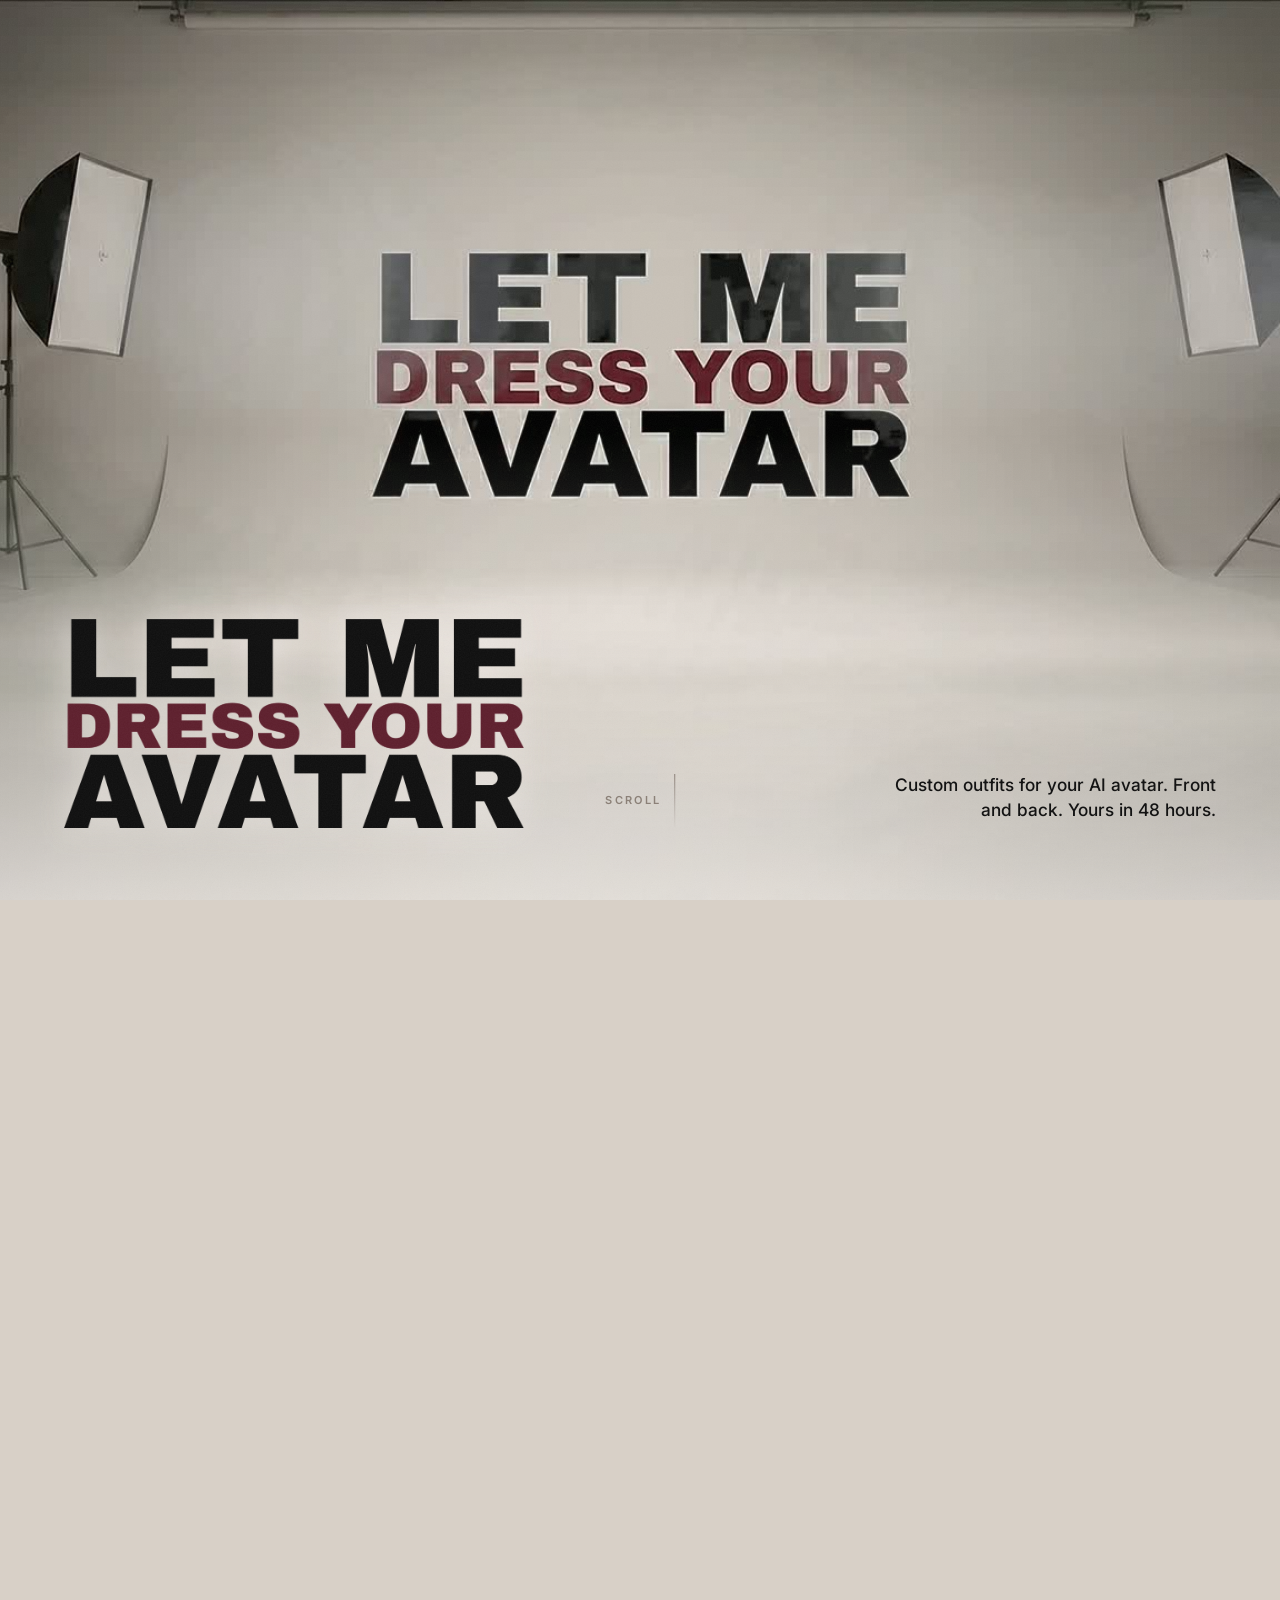
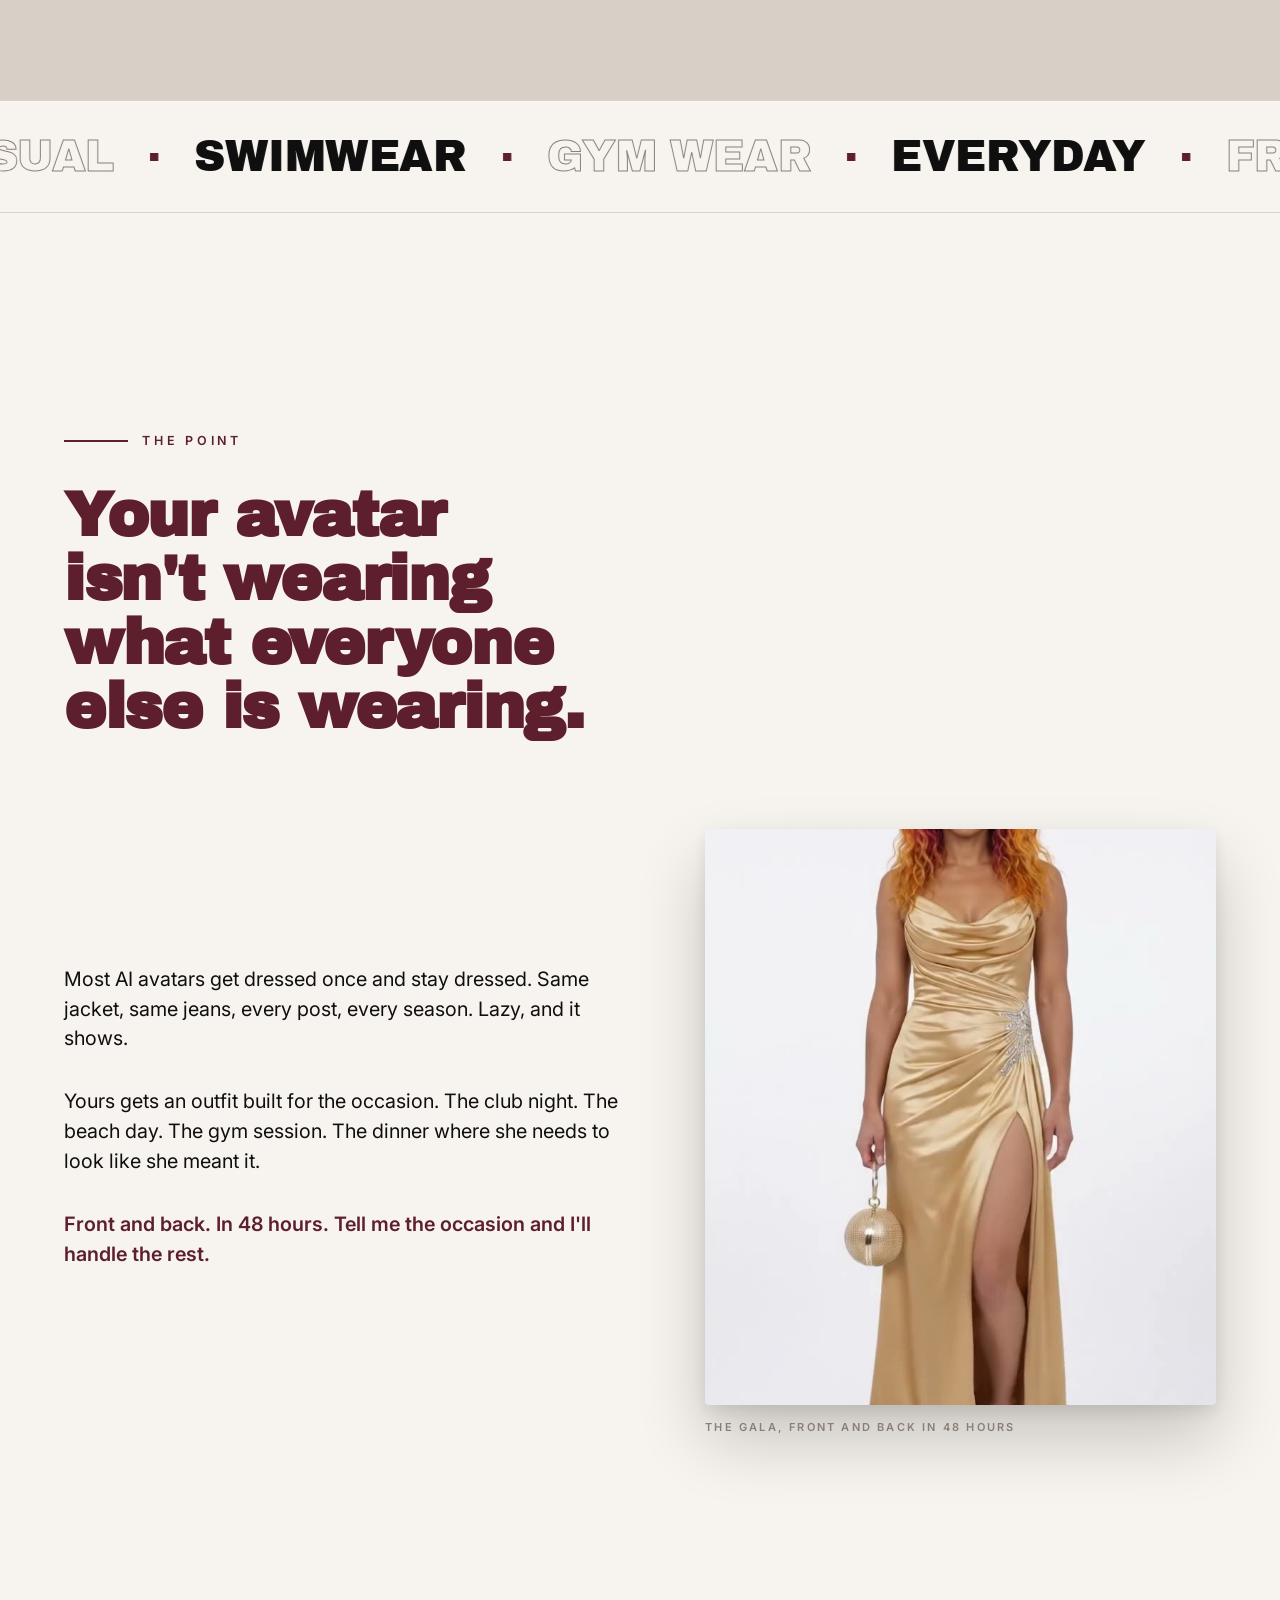
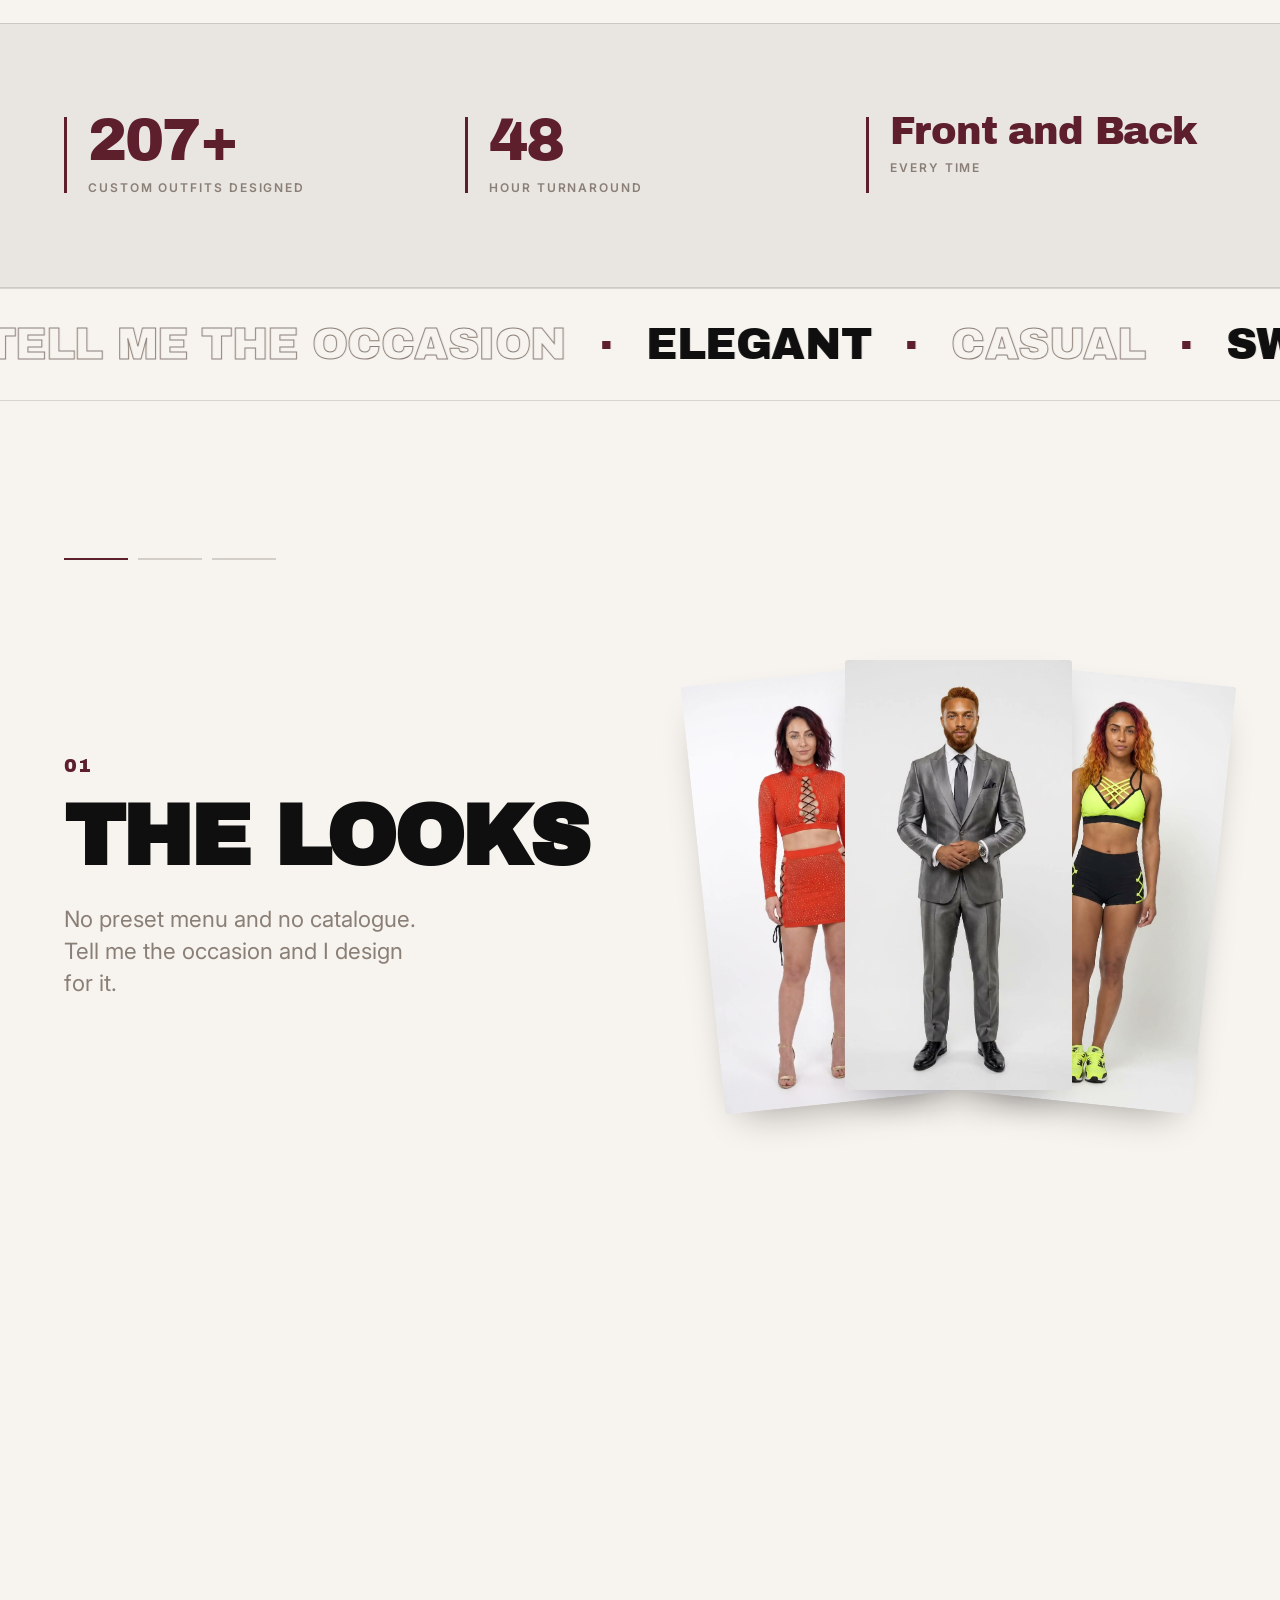
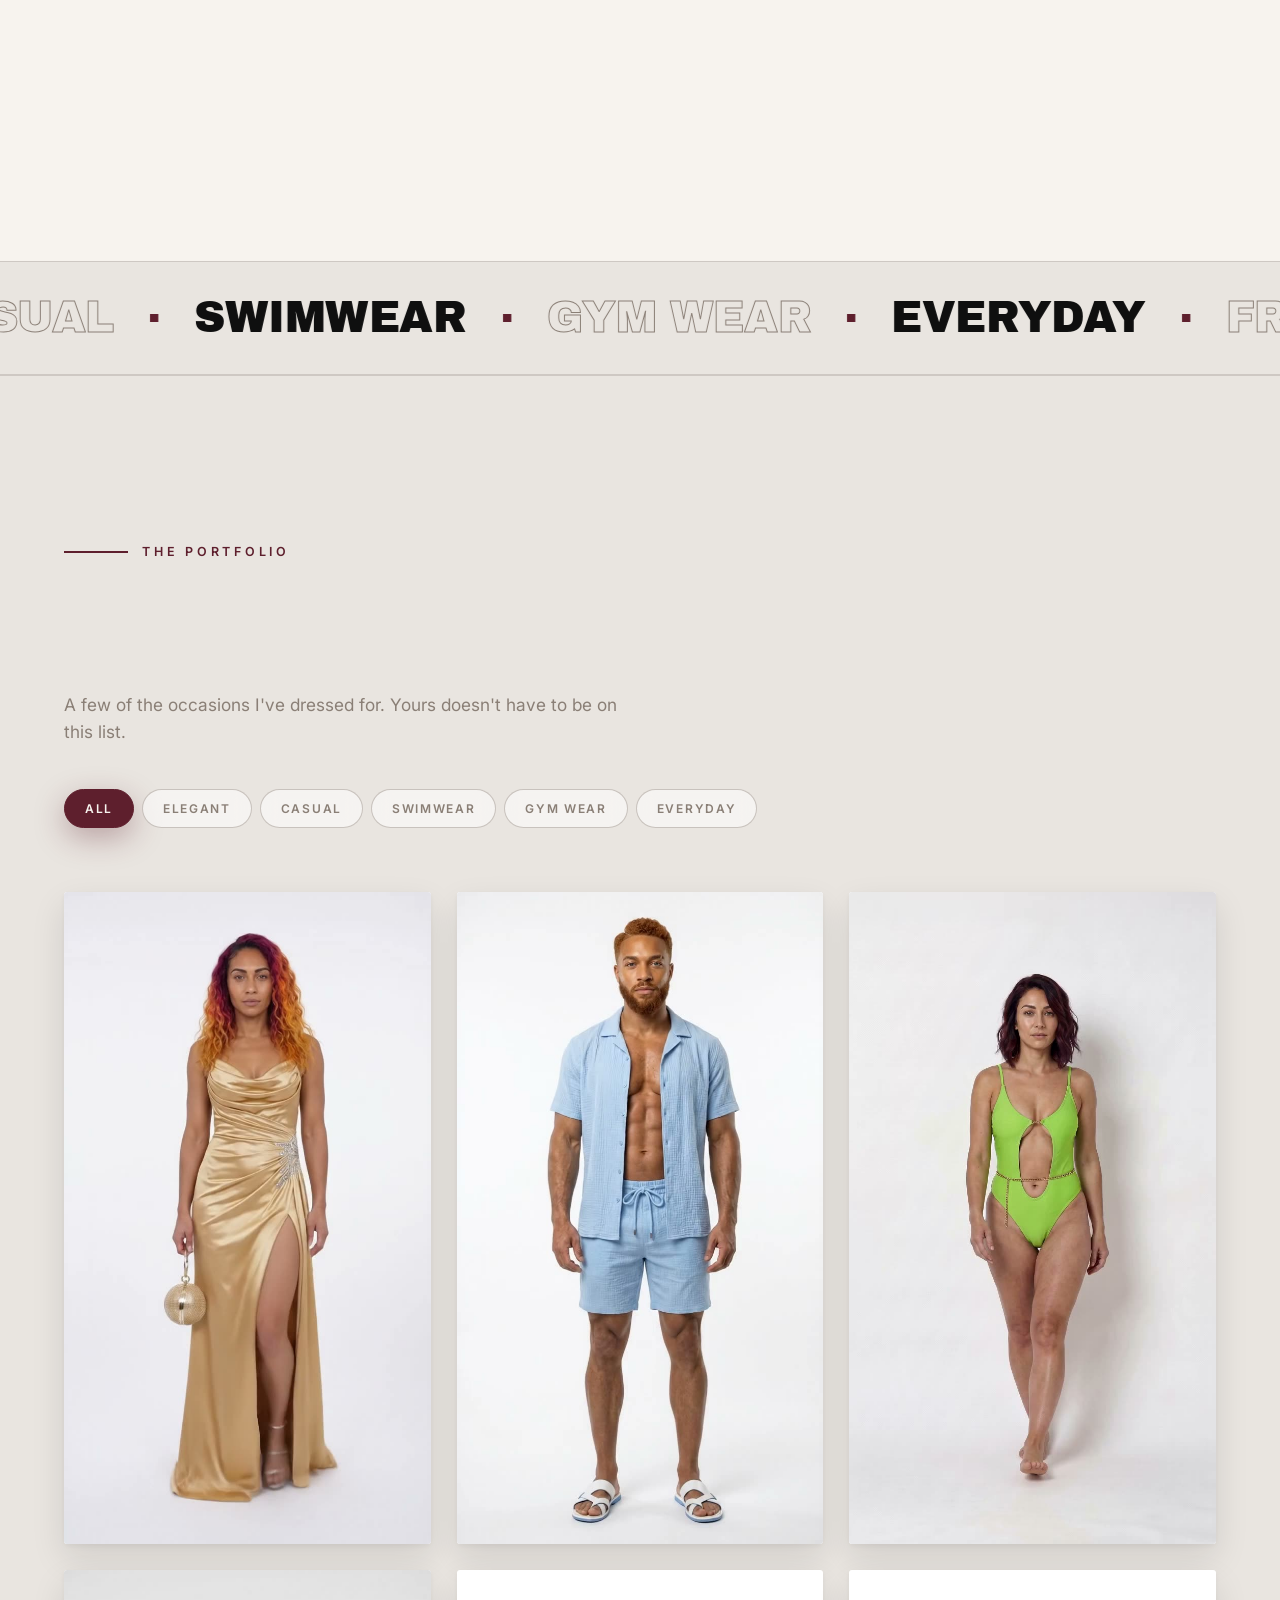
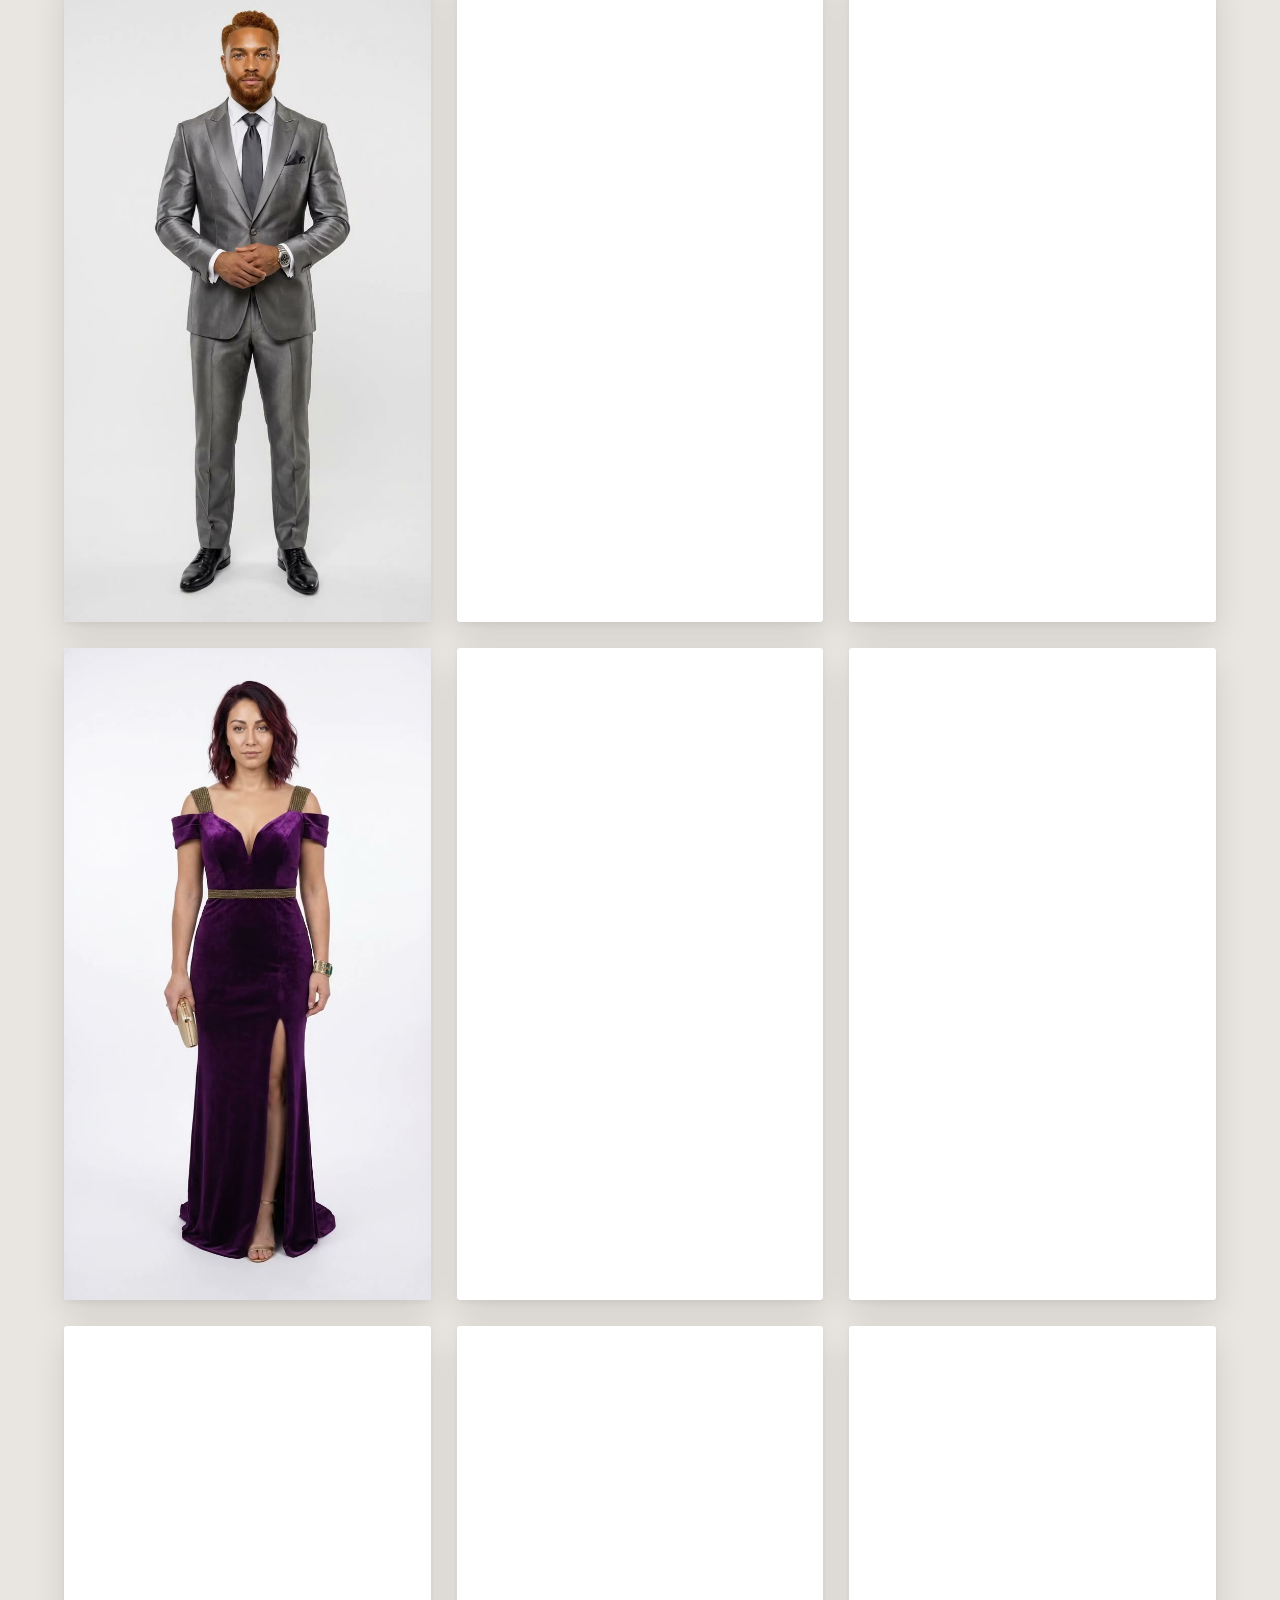
<file: let-me-dress-your-avatar/index.html>
<!DOCTYPE html>
<html lang="en">
<head>
<meta charset="utf-8">
<meta name="viewport" content="width=device-width, initial-scale=1">
<title>Let Me Dress Your Avatar | Custom AI Avatar Outfit Design</title>
<meta name="description" content="Custom outfits for your AI avatar. Front and back. Yours in 48 hours.">
<meta name="theme-color" content="#F7F3EE">

<link rel="icon" href="assets/favicon.svg" type="image/svg+xml">
<link rel="apple-touch-icon" href="assets/apple-touch-icon.png">
<link rel="mask-icon" href="assets/favicon.svg" color="#5E1F2D">

<meta property="og:title" content="Let Me Dress Your Avatar">
<meta property="og:description" content="Custom outfits for your AI avatar. Front and back. Yours in 48 hours.">
<meta property="og:image" content="https://bluedigitalcore.github.io/let-me-dress-your-avatar/posters/f1-golden-dress.jpg">
<meta property="og:url" content="https://bluedigitalcore.github.io/let-me-dress-your-avatar/">
<meta property="og:type" content="website">
<meta name="twitter:card" content="summary_large_image">
<link rel="canonical" href="https://bluedigitalcore.github.io/let-me-dress-your-avatar/">

<link rel="preconnect" href="https://fonts.googleapis.com">
<link rel="preconnect" href="https://fonts.gstatic.com" crossorigin>
<link href="https://fonts.googleapis.com/css2?family=Archivo+Black&family=Inter:wght@400;500;600&display=swap" rel="stylesheet">
<!-- Machine-readable facts for search and answer engines. Prices here must stay
     in step with the visible text in the pricing section. -->
<script type="application/ld+json">
{
  "@context": "https://schema.org",
  "@graph": [
    {
      "@type": "Organization",
      "@id": "https://bluedigitalcore.github.io/let-me-dress-your-avatar/#org",
      "name": "Let Me Dress Your Avatar",
      "url": "https://bluedigitalcore.github.io/let-me-dress-your-avatar/",
      "logo": "https://bluedigitalcore.github.io/let-me-dress-your-avatar/assets/logo.png",
      "description": "Custom outfit design for AI avatars.",
      "sameAs": ["https://instagram.com/letmedressyouravatar"]
    },
    {
      "@type": "Service",
      "@id": "https://bluedigitalcore.github.io/let-me-dress-your-avatar/#service",
      "name": "Custom AI avatar outfit design",
      "serviceType": "Custom AI avatar outfit design",
      "provider": { "@id": "https://bluedigitalcore.github.io/let-me-dress-your-avatar/#org" },
      "areaServed": "Worldwide",
      "description": "Custom outfits designed for your AI avatar. Send a face and body reference and the occasion you need, and get finished renders in 48 hours. Every look is delivered as a front view and a back view.",
      "offers": [
        {
          "@type": "Offer",
          "name": "Wardrobe Drop",
          "price": "37",
          "priceCurrency": "USD",
          "availability": "https://schema.org/InStock",
          "url": "https://buy.stripe.com/7sY4gzcL92307Wq5y5cbC00",
          "description": "5 custom looks, any occasion. Front and back view of every look. Delivered in 48 hours. One round of revisions within 5 days."
        },
        {
          "@type": "Offer",
          "name": "Monthly Wardrobe",
          "price": "67",
          "priceCurrency": "USD",
          "availability": "https://schema.org/InStock",
          "url": "https://buy.stripe.com/7sYaEX26vePMdgKbWtcbC01",
          "description": "8 custom looks a month, delivered as two drops of 4 or one drop of 8. Front and back view of every look. 48 hours per drop. One revision round per drop. Cancel anytime."
        }
      ]
    },
    {
      "@type": "FAQPage",
      "@id": "https://bluedigitalcore.github.io/let-me-dress-your-avatar/#faq",
      "mainEntity": [
        { "@type": "Question", "name": "What do you need from me?",
          "acceptedAnswer": { "@type": "Answer", "text": "Your avatar's face reference and body reference, and the occasion you are dressing for. After checkout you get a short form to send them in." } },
        { "@type": "Question", "name": "How long does it take?",
          "acceptedAnswer": { "@type": "Answer", "text": "48 hours. On the monthly plan that is 48 hours per drop." } },
        { "@type": "Question", "name": "Do I get the back of the outfit too?",
          "acceptedAnswer": { "@type": "Answer", "text": "Yes. Every look is delivered as a front view and a back view, every time." } },
        { "@type": "Question", "name": "What if a look is not right?",
          "acceptedAnswer": { "@type": "Answer", "text": "Wardrobe Drop includes one round of revisions within 5 days. Monthly Wardrobe includes one revision round per drop." } },
        { "@type": "Question", "name": "Do I pick from a catalogue?",
          "acceptedAnswer": { "@type": "Answer", "text": "No. There is no preset menu. Tell me the occasion and I design for it. The occasions shown on the site are work already delivered, not a list you have to choose from." } },
        { "@type": "Question", "name": "How is this different from the prompt packs?",
          "acceptedAnswer": { "@type": "Answer", "text": "The prompt packs are prompts you run yourself in your own AI image tool, and everyone who buys a pack can create the same outfits from it. The wardrobe service is one to one. Your looks are designed for you, they are yours alone, and they will never appear in any prompt pack." } },
        { "@type": "Question", "name": "Can I use the outfits commercially?",
          "acceptedAnswer": { "@type": "Answer", "text": "Yes. The looks designed for you are yours to use commercially." } },
        { "@type": "Question", "name": "How many looks do I get?",
          "acceptedAnswer": { "@type": "Answer", "text": "Wardrobe Drop is 5 custom looks. Monthly Wardrobe is 8 looks a month, delivered as two drops of 4 or one drop of 8." } },
        { "@type": "Question", "name": "Can I cancel the monthly plan?",
          "acceptedAnswer": { "@type": "Answer", "text": "Yes, anytime. It runs to the end of the billing cycle you have already paid for." } }
      ]
    }
  ]
}
</script>

<link rel="stylesheet" href="styles.css?v=25">
<link rel="preload" as="image" href="frames/hero/f_0001.jpg">
</head>
<body>

<!-- film grain -->
<div class="grain" aria-hidden="true"></div>

<!-- ============ HERO : scroll-scrubbed frame sequence ============ -->
<section class="hero" id="hero">
  <div class="hero__stage">
    <canvas class="hero__canvas" id="heroCanvas"></canvas>
    <div class="hero__veil" aria-hidden="true"></div>

    <h1 class="sr-only">Let Me Dress Your Avatar</h1>

    <div class="hero__overlay" id="heroOverlay">
      <img class="hero__logo" src="assets/logo.png" width="2180" height="989"
           alt="" aria-hidden="true" fetchpriority="high">
      <p class="hero__sub">Custom outfits for your AI avatar. Front and back. Yours in 48&nbsp;hours.</p>
    </div>

    <div class="hero__cue" id="heroCue" aria-hidden="true">
      <span>Scroll</span>
      <i></i>
    </div>

    <div class="hero__loader" id="heroLoader" aria-hidden="true"><i id="heroLoaderBar"></i></div>
  </div>
</section>

<!-- ============ MARQUEE ============ -->
<div class="marquee" data-dir="1" aria-hidden="true"><div class="marquee__track"></div></div>

<!-- ============ MANIFESTO ============ -->
<section class="manifesto" id="manifesto">
  <div class="wrap">
    <p class="eyebrow reveal">The point</p>
    <h2 class="manifesto__head reveal">Your avatar isn't wearing what everyone else is wearing.</h2>
    <div class="manifesto__grid">
      <div class="manifesto__body stagger">
        <p class="reveal">Most AI avatars get dressed once and stay dressed. Same jacket, same jeans, every post, every season. Lazy, and it shows.</p>
        <p class="reveal">Yours gets an outfit built for the occasion. The club night. The beach day. The gym session. The dinner where she needs to look like she meant it.</p>
        <p class="reveal manifesto__kicker">Front and back. In 48 hours. Tell me the occasion and I'll handle the rest.</p>
      </div>
      <figure class="manifesto__shot reveal">
        <img src="posters/f1-golden-dress.jpg" alt="Custom gown designed for an evening occasion" loading="lazy" decoding="async" width="720" height="1280">
        <figcaption>The Gala, front and back in 48 hours</figcaption>
      </figure>
    </div>
  </div>
</section>

<!-- ============ STATS ============ -->
<section class="stats" id="stats">
  <div class="wrap stats__grid stagger">
    <div class="stat reveal"><span class="stat__num" data-count="207" data-suffix="+">207+</span><span class="stat__label">Custom Outfits Designed</span></div>
    <div class="stat reveal"><span class="stat__num" data-count="48">48</span><span class="stat__label">Hour Turnaround</span></div>
    <div class="stat reveal"><span class="stat__num stat__num--text">Front&nbsp;and&nbsp;Back</span><span class="stat__label">Every Time</span></div>
  </div>
</section>

<!-- ============ MARQUEE ============ -->
<div class="marquee" data-dir="-1" aria-hidden="true"><div class="marquee__track"></div></div>

<!-- ============ PILLARS : pinned ============ -->
<section class="pillars" id="pillars">
  <div class="pillars__stage">
    <div class="wrap pillars__inner">
      <div class="pillars__rail" aria-hidden="true">
        <i data-i="0"></i><i data-i="1"></i><i data-i="2"></i>
      </div>
      <div class="pillars__deck">

        <article class="pillar" data-i="0">
          <div class="pillar__text">
            <span class="pillar__no">01</span>
            <h3 class="pillar__title">The Looks</h3>
            <p class="pillar__copy">No preset menu and no catalogue. Tell me the occasion and I design for it.</p>
          </div>
          <div class="pillar__media pillar__fan">
            <img src="posters/f2-red-outfit.jpg" alt="Club night look" loading="lazy" decoding="async">
            <img src="posters/m1-grey-suit.jpg" alt="Tailored suit look" loading="lazy" decoding="async">
            <img src="posters/f1-gym-1.jpg" alt="Gym wear look" loading="lazy" decoding="async">
          </div>
        </article>

        <article class="pillar" data-i="1">
          <div class="pillar__text">
            <span class="pillar__no">02</span>
            <h3 class="pillar__title">The Process</h3>
            <p class="pillar__copy">Send your avatar's face and body reference, tell me what you need, get finished renders in 48 hours.</p>
          </div>
          <div class="pillar__media pillar__pair">
            <figure><img src="posters/f1-navy-dress.jpg" alt="Front view" loading="lazy" decoding="async"><figcaption>Front</figcaption></figure>
            <figure><img src="posters/f1-navy-dress-back.jpg" alt="Back view" loading="lazy" decoding="async"><figcaption>Back</figcaption></figure>
          </div>
        </article>

        <article class="pillar" data-i="2">
          <div class="pillar__text">
            <span class="pillar__no">03</span>
            <h3 class="pillar__title">The Drop</h3>
            <p class="pillar__copy">One bundle, or a new wardrobe every month.</p>
          </div>
          <div class="pillar__media pillar__reel">
            <img src="posters/m2-green-suit-2.jpg" alt="Launch party look" loading="lazy" decoding="async">
            <video id="dropReel" data-src="clips/m2-green-suit-2.mp4" preload="none" muted loop playsinline disablepictureinpicture></video>
          </div>
        </article>

      </div>
    </div>
  </div>
</section>

<!-- ============ MARQUEE ============ -->
<div class="marquee marquee--beige" data-dir="1" aria-hidden="true"><div class="marquee__track"></div></div>

<!-- ============ GALLERY ============ -->
<section class="gallery" id="work">
  <div class="wrap">
    <header class="gallery__head">
      <p class="eyebrow reveal">The portfolio</p>
      <h2 class="gallery__title reveal">Recent work</h2>
      <p class="gallery__note reveal">A few of the occasions I've dressed for. Yours doesn't have to be on this list.</p>
      <div class="filters reveal" id="filters" role="tablist" aria-label="Filter recent work"></div>
    </header>
    <div class="grid" id="grid"></div>
  </div>
</section>

<!-- ============ MARQUEE ============ -->
<div class="marquee" data-dir="-1" aria-hidden="true"><div class="marquee__track"></div></div>

<!-- ============ PACKS : ready-made prompt packs on Beacons ============ -->
<section class="packs" id="packs">
  <div class="wrap">
    <p class="eyebrow reveal">The shortcut</p>
    <h2 class="sec__title reveal">Want outfits today?</h2>
    <p class="packs__note reveal">Prompt packs you run yourself. Instant download, use them as often as you like, no brief and no waiting. Pick one below.</p>

    <div class="packs__grid stagger">

      <a class="pack reveal" href="https://shop.beacons.ai/soloandfearless/154f09b8-63da-4252-adec-135bed02fa82" target="_blank" rel="noopener">
        <img class="pack__cover" src="assets/packs/dressed-to-haunt.jpg" width="900" height="506" loading="lazy" decoding="async"
             alt="Dressed to Haunt, a Halloween costume prompt pack">
        <span class="pack__bar">
          <span class="pack__kind">Halloween costume prompt pack</span>
          <span class="pack__go" aria-hidden="true"></span>
        </span>
      </a>

      <a class="pack reveal" href="https://shop.beacons.ai/soloandfearless/2bf2c007-65df-4e61-a4ed-7781417dbb85" target="_blank" rel="noopener">
        <img class="pack__cover" src="assets/packs/emoji-couture.jpg" width="900" height="506" loading="lazy" decoding="async"
             alt="Emoji Couture, wear the emoji. An AI image prompt pack">
        <span class="pack__bar">
          <span class="pack__kind">Wear the emoji</span>
          <span class="pack__go" aria-hidden="true"></span>
        </span>
      </a>

      <a class="pack reveal" href="https://shop.beacons.ai/soloandfearless/54d77eab-cd36-48da-a066-6c53c8c96e0f" target="_blank" rel="noopener">
        <img class="pack__cover" src="assets/packs/lace-and-vows.jpg" width="900" height="506" loading="lazy" decoding="async"
             alt="Lace and Vows, the lingerie prompt bundle">
        <span class="pack__bar">
          <span class="pack__kind">Lingerie prompt bundle</span>
          <span class="pack__go" aria-hidden="true"></span>
        </span>
      </a>

    </div>
  </div>
</section>

<!-- ============ MARQUEE ============ -->
<div class="marquee marquee--beige" data-dir="1" aria-hidden="true"><div class="marquee__track"></div></div>

<!-- ============ PRICING ============ -->
<section class="pricing" id="pricing">
  <div class="wrap">
    <p class="eyebrow reveal">The offer</p>
    <h2 class="sec__title reveal">Pick your wardrobe</h2>
    <div class="plans stagger">

      <article class="plan reveal">
        <h3 class="plan__name">Wardrobe Drop</h3>
        <p class="plan__price">$37</p>
        <ul class="plan__list">
          <li>5 custom looks, any occasion</li>
          <li>Front and back view of every look</li>
          <li>Delivered in 48 hours</li>
          <li>One round of revisions within 5 days</li>
        </ul>
        <a class="btn btn--solid" href="https://buy.stripe.com/7sY4gzcL92307Wq5y5cbC00">Get the drop</a>
      </article>

      <article class="plan plan--alt reveal">
        <span class="plan__flag">Best value</span>
        <h3 class="plan__name">Monthly Wardrobe</h3>
        <p class="plan__price">$67<span>/month</span></p>
        <ul class="plan__list">
          <li>8 custom looks a month, delivered as two drops of 4 or one drop of 8</li>
          <li>Front and back view of every look</li>
          <li>48 hours per drop</li>
          <li>One revision round per drop</li>
          <li>Cancel anytime</li>
        </ul>
        <a class="btn btn--solid" href="https://buy.stripe.com/7sYaEX26vePMdgKbWtcbC01">Start monthly</a>
      </article>

    </div>
    <!-- Intake form, delivered to the buyer AFTER payment. Deliberately not
         linked on the page: https://form.jotform.com/262227475287061 -->
    <p class="pricing__after reveal">After checkout you'll get a short form to send me your avatar's references and tell me what you want.</p>
  </div>
</section>

<!-- ============ FAQ ============ -->
<section class="faq" id="faq">
  <div class="wrap">
    <p class="eyebrow reveal">The details</p>
    <h2 class="sec__title reveal">Questions</h2>

    <div class="faq__list stagger">
      <details class="faq__item reveal">
        <summary>What do you need from me?</summary>
        <div><p>Your avatar's face reference and body reference, and the occasion you are dressing for. After checkout you get a short form to send them in.</p></div>
      </details>

      <details class="faq__item reveal">
        <summary>How long does it take?</summary>
        <div><p>48 hours. On the monthly plan that is 48 hours per drop.</p></div>
      </details>

      <details class="faq__item reveal">
        <summary>Do I get the back of the outfit too?</summary>
        <div><p>Yes. Every look is delivered as a front view and a back view, every time.</p></div>
      </details>

      <details class="faq__item reveal">
        <summary>What if a look is not right?</summary>
        <div><p>Wardrobe Drop includes one round of revisions within 5 days. Monthly Wardrobe includes one revision round per drop.</p></div>
      </details>

      <details class="faq__item reveal">
        <summary>Do I pick from a catalogue?</summary>
        <div><p>No. There is no preset menu. Tell me the occasion and I design for it. The occasions shown on this page are work I have already delivered, not a list you have to choose from.</p></div>
      </details>

      <details class="faq__item reveal">
        <summary>How is this different from the prompt packs?</summary>
        <div><p>The prompt packs are prompts you run yourself in your own AI image tool, and everyone who buys a pack can create the same outfits from it. The wardrobe service is one to one. I design your looks for you, they are yours alone, and they will never appear in any prompt pack.</p></div>
      </details>

      <details class="faq__item reveal">
        <summary>Can I use the outfits commercially?</summary>
        <div><p>Yes. The looks I design for you are yours to use commercially.</p></div>
      </details>

      <details class="faq__item reveal">
        <summary>How many looks do I get?</summary>
        <div><p>Wardrobe Drop is 5 custom looks. Monthly Wardrobe is 8 looks a month, delivered as two drops of 4 or one drop of 8.</p></div>
      </details>

      <details class="faq__item reveal">
        <summary>Can I cancel the monthly plan?</summary>
        <div><p>Yes, anytime. It runs to the end of the billing cycle you have already paid for.</p></div>
      </details>
    </div>
  </div>
</section>

<!-- ============ FINALE ============ -->
<section class="finale" id="start">
  <img class="turnmark" src="assets/mark-outline.svg" alt="" aria-hidden="true">
  <div class="wrap finale__inner">
    <p class="eyebrow eyebrow--inv reveal">The next step</p>
    <h2 class="finale__head reveal">Ready to dress your avatar?</h2>
    <a class="btn btn--big reveal" href="https://buy.stripe.com/7sY4gzcL92307Wq5y5cbC00">Start your wardrobe</a>
  </div>
</section>

<footer class="foot">
  <div class="wrap foot__top">
    <button class="totop" type="button" id="toTop">
      <i aria-hidden="true"></i>
      <span>Back to top</span>
    </button>
  </div>
  <div class="wrap foot__inner">
    <img class="foot__logo" src="assets/logo.png" alt="Let Me Dress Your Avatar">
    <a class="foot__credit" href="https://instagram.com/letmedressyouravatar" target="_blank" rel="noopener">@letmedressyouravatar</a>
  </div>
</footer>

<script src="assets/lenis.min.js"></script>
<script src="app.js?v=20"></script>
</body>
</html>
</file>
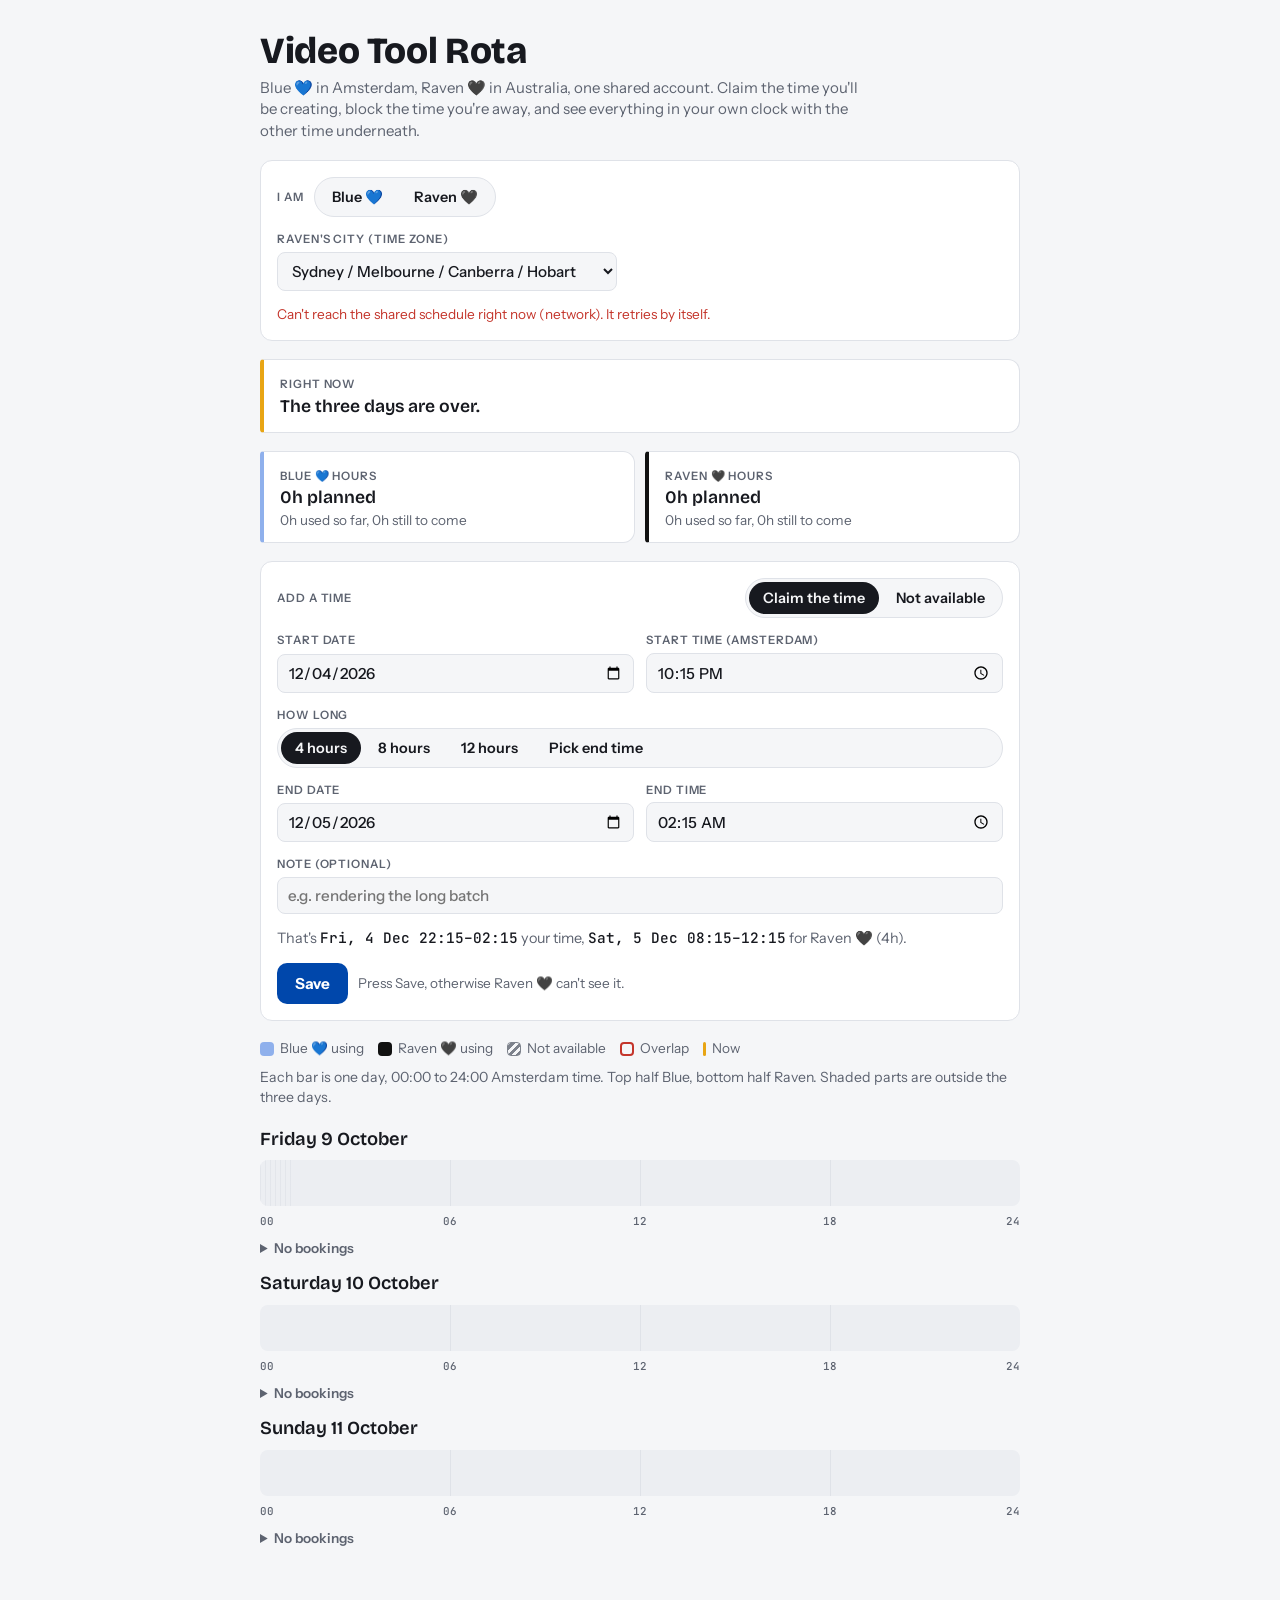
<file: rota/index.html>
<!doctype html>
<html lang="en">
<head>
<meta charset="utf-8">
<meta name="viewport" content="width=device-width,initial-scale=1,viewport-fit=cover">
<meta name="robots" content="noindex">
<title>Video Tool Rota</title>
<link rel="preconnect" href="https://fonts.googleapis.com">
<link rel="stylesheet" href="https://fonts.googleapis.com/css2?family=Bricolage+Grotesque:opsz,wght@12..96,600;12..96,800&family=Instrument+Sans:wght@400;500;600;700&family=JetBrains+Mono:wght@500&display=swap">
<style>
html{-webkit-text-size-adjust:100%}
/* Layout: one shared 24-hour track per day (Blue and Rav together on the same bar), with that day's bookings listed right under it. */
:root{
  --bg:#f5f6f8; --surface:#ffffff; --fg:#17191f; --muted:#5d6370; --line:#dfe2e8; --track:#eceef2;
  --blue:#0047ab; --blue-bar:#8fb0ec; --blue-ink:#0b2a63; --blue-soft:#e3ebfa; --rav:#111111; --rav-bar:#111111; --rav-edge:transparent; --rav-hatch:#111111; --rav-soft:#e6e6e8; --ok:#1f7a4f;
  --away:#7d828c; --clash:#c4352b; --clash-soft:#fbe5e2; --now:#e8a514;
  --f-display:"Bricolage Grotesque",ui-sans-serif,system-ui,sans-serif;
  --f-body:"Instrument Sans",ui-sans-serif,system-ui,sans-serif;
  --f-mono:"JetBrains Mono",ui-monospace,SFMono-Regular,Menlo,monospace;
}
@media (prefers-color-scheme: dark){:root:not([data-theme="light"]){
  --bg:#12141a; --surface:#1b1e26; --fg:#eceef3; --muted:#9aa1ae; --line:#2c303b; --track:#252932;
  --blue:#3b72d9; --blue-bar:#8fb0ec; --blue-ink:#0b2a63; --blue-soft:#1e2c4d; --rav:#000000; --rav-bar:#000000; --rav-edge:#8a909c; --rav-hatch:#8a909c; --rav-soft:#2b2d33; --ok:#5fd39c;
  --away:#9097a3; --clash:#ff7a6e; --clash-soft:#4a211e; --now:#f2c45a; color-scheme:dark}}
:root[data-theme="dark"]{
  --bg:#12141a; --surface:#1b1e26; --fg:#eceef3; --muted:#9aa1ae; --line:#2c303b; --track:#252932;
  --blue:#3b72d9; --blue-bar:#8fb0ec; --blue-ink:#0b2a63; --blue-soft:#1e2c4d; --rav:#000000; --rav-bar:#000000; --rav-edge:#8a909c; --rav-hatch:#8a909c; --rav-soft:#2b2d33; --ok:#5fd39c;
  --away:#9097a3; --clash:#ff7a6e; --clash-soft:#4a211e; --now:#f2c45a; color-scheme:dark}
*{box-sizing:border-box}
body{background:var(--bg);color:var(--fg);font-family:var(--f-body);font-size:15px;line-height:1.45;padding:0 16px;padding-block:24px 64px}
.wrap{max-width:760px;margin:0 auto;display:grid;gap:18px}
h1{font-family:var(--f-display);font-weight:800;font-size:clamp(1.7rem,5vw,2.3rem);line-height:1.05;margin:0;letter-spacing:-.01em}
.lede{color:var(--muted);margin:6px 0 0;max-width:60ch}
.label{font-size:.72rem;text-transform:uppercase;letter-spacing:.08em;color:var(--muted);font-weight:600}
.panel{background:var(--surface);border:1px solid var(--line);border-radius:12px;padding:16px;display:grid;gap:14px}
.row-flex{display:flex;flex-wrap:wrap;gap:10px;align-items:center}
.seg{display:inline-flex;flex-wrap:wrap;border:1px solid var(--line);border-radius:999px;padding:3px;gap:3px;background:var(--bg)}
.seg button{border:0;background:transparent;color:var(--fg);font:600 .9rem var(--f-body);padding:7px 14px;border-radius:999px;cursor:pointer}
.seg button[aria-pressed="true"]{background:var(--fg);color:var(--bg)}
.seg button[aria-pressed="true"].blue{background:var(--blue);color:#fff}
.seg button[aria-pressed="true"].rav{background:var(--rav);color:#fff;box-shadow:inset 0 0 0 1px var(--rav-edge)}
button:focus-visible,select:focus-visible,input:focus-visible{outline:2px solid var(--now);outline-offset:2px}
.field{display:grid;gap:4px;min-width:0}
input,select{font:500 .95rem var(--f-body);color:var(--fg);background:var(--bg);border:1px solid var(--line);border-radius:8px;padding:8px 10px;min-width:0;width:100%}
.fields{display:grid;grid-template-columns:repeat(auto-fit,minmax(150px,1fr));gap:12px}
.primary{border:0;border-radius:10px;padding:11px 18px;font:700 .95rem var(--f-body);color:#fff;background:var(--blue);cursor:pointer}
.primary.rav{background:var(--rav);box-shadow:inset 0 0 0 1px var(--rav-edge)}
.primary:disabled{opacity:.5;cursor:not-allowed}
.ghost{border:1px solid var(--line);background:transparent;color:var(--fg);border-radius:10px;padding:10px 14px;font:600 .9rem var(--f-body);cursor:pointer}
.preview{font-size:.9rem;color:var(--muted);margin:0}
.preview b{color:var(--fg);font-family:var(--f-mono);font-weight:500}
.msg{font-size:.88rem;margin:0}
.msg.err{color:var(--clash)} .msg.ok{color:var(--ok)}
.remind{font-size:.85rem;color:var(--muted);margin:0}
.status{font-size:.85rem;color:var(--muted);margin:0}
.status.err{color:var(--clash)}

.now{border-left:4px solid var(--now);background:var(--surface);border-radius:4px 12px 12px 4px;padding:12px 16px;border-top:1px solid var(--line);border-right:1px solid var(--line);border-bottom:1px solid var(--line)}
.now strong{font-family:var(--f-display);font-weight:600;font-size:1.1rem}
.tally{display:grid;grid-template-columns:repeat(auto-fit,minmax(200px,1fr));gap:10px}
.tally>div{background:var(--surface);border:1px solid var(--line);border-left:4px solid var(--blue-bar);border-radius:4px 12px 12px 4px;padding:12px 16px}
.tally>div.rav{border-left-color:var(--rav-hatch)}
.tally strong{font-family:var(--f-display);font-weight:600;font-size:1.1rem}
.tally .sub{display:block;font-size:.85rem;color:var(--muted)}

.legend{display:flex;flex-wrap:wrap;gap:14px;font-size:.85rem;color:var(--muted)}
.legend span{display:inline-flex;align-items:center;gap:6px}
.sw{width:14px;height:14px;border-radius:4px;flex:none}
.hatch{background:repeating-linear-gradient(-45deg,var(--away) 0 3px,transparent 3px 6px);border:1px solid var(--away)}

.day{display:grid;gap:8px;padding-top:10px}
.day h2{font-family:var(--f-display);font-weight:600;font-size:1.15rem;margin:0}
.track{position:relative;height:46px;background:var(--track);border-radius:8px;overflow:hidden}
.track .tick{position:absolute;top:0;bottom:0;width:1px;background:var(--line)}
.track .out{position:absolute;top:0;bottom:0;background:repeating-linear-gradient(90deg,var(--line) 0 1px,transparent 1px 5px);opacity:.7}
.blk{position:absolute;height:50%;border-radius:4px;min-width:3px}
.blk.blue{top:0}.blk.rav{top:50%}
.blk.use.blue{background:var(--blue-bar)} .blk.use.rav{background:var(--rav-bar);box-shadow:inset 0 0 0 1px var(--rav-edge)}
.blk.away.blue{background:repeating-linear-gradient(-45deg,var(--blue-bar) 0 3px,transparent 3px 7px);opacity:.8}
.blk.away.rav{background:repeating-linear-gradient(-45deg,var(--rav-hatch) 0 3px,transparent 3px 7px);opacity:.7}
.blk.clash{outline:2px solid var(--clash);outline-offset:-2px}
.nowline{position:absolute;top:0;bottom:0;width:2px;background:var(--now)}
.axis{position:relative;height:14px;font:500 .68rem var(--f-mono);color:var(--muted)}
.axis span{position:absolute;transform:translateX(-50%)}
.axis span:first-child{transform:none}.axis span:last-child{transform:translateX(-100%)}

.list{display:grid;gap:6px}
.item{display:grid;grid-template-columns:auto minmax(0,1fr) auto;gap:10px;align-items:center;background:var(--surface);border:1px solid var(--line);border-radius:10px;padding:9px 12px}
.item.clash{border-color:var(--clash);background:var(--clash-soft)}
.badge{font:700 .78rem var(--f-body);padding:4px 9px;border-radius:999px;white-space:nowrap}
.badge.blue.use{background:var(--blue-bar);color:var(--blue-ink)}.badge.rav.use{background:var(--rav);color:#fff;box-shadow:inset 0 0 0 1px var(--rav-edge)}
.badge.blue.away{background:var(--blue-soft);color:var(--fg)}.badge.rav.away{background:var(--rav-soft);color:var(--fg)}
.when{min-width:0}
.when .mine{font:500 .92rem var(--f-mono);font-variant-numeric:tabular-nums}
.when .theirs{display:block;font-size:.78rem;color:var(--muted)}
.when .note{display:block;font-size:.82rem;color:var(--muted);overflow-wrap:anywhere}
.when .note.bad{color:var(--clash)}
.acts{display:flex;gap:6px}
.acts button{border:1px solid var(--line);background:transparent;color:var(--fg);border-radius:8px;padding:5px 9px;font:600 .8rem var(--f-body);cursor:pointer}
.acts button.danger{border-color:var(--clash);color:var(--clash)}
.acts{flex-wrap:wrap;justify-content:flex-end}
.ghost.danger{border-color:var(--clash);color:var(--clash)}
.empty{font-size:.88rem;color:var(--muted);margin:0}
.fold>summary{cursor:pointer;width:max-content;font:600 .85rem var(--f-body);color:var(--muted);padding:4px 0}
.fold>summary:hover{color:var(--fg)}
.fold>summary:focus-visible{outline:2px solid var(--now);outline-offset:2px;border-radius:4px}
.fold[open]>summary{margin-bottom:6px}
@media (max-width:480px){.item{grid-template-columns:minmax(0,1fr) auto}.item .badge{grid-column:1/-1;justify-self:start}}
</style>
</head>
<body>

<div class="wrap">
  <header>
    <h1>Video Tool Rota</h1>
    <p class="lede">Blue 💙 in Amsterdam, Raven 🖤 in Australia, one shared account. Claim the time you'll be creating, block the time you're away, and see everything in your own clock with the other time underneath.</p>
  </header>

  <section class="panel" aria-label="Who are you">
    <div class="row-flex">
      <span class="label">I am</span>
      <div class="seg" role="group" aria-label="I am">
        <button type="button" class="blue" id="me-blue" aria-pressed="false">Blue 💙</button>
        <button type="button" class="rav" id="me-rav" aria-pressed="false">Raven 🖤</button>
      </div>
    </div>
    <label class="field" style="max-width:340px"><span class="label">Raven's city (time zone)</span>
      <select id="rav-tz">
        <option value="Australia/Sydney">Sydney / Melbourne / Canberra / Hobart</option>
        <option value="Australia/Brisbane">Brisbane</option>
        <option value="Australia/Adelaide">Adelaide</option>
        <option value="Australia/Darwin">Darwin</option>
        <option value="Australia/Perth">Perth</option>
      </select>
    </label>
    <p class="status" id="sync">Connecting to the shared schedule…</p>
  </section>

  <div class="now" aria-live="polite"><span class="label">Right now</span><br><strong id="now-text">Loading…</strong></div>

  <section class="tally" aria-label="Hours per person" aria-live="polite">
    <div class="blue"><span class="label">Blue 💙 hours</span><br><strong id="t-blue">0h planned</strong><span class="sub" id="ts-blue"></span></div>
    <div class="rav"><span class="label">Raven 🖤 hours</span><br><strong id="t-rav">0h planned</strong><span class="sub" id="ts-rav"></span></div>
  </section>

  <form class="panel" id="form" aria-label="Add a time">
    <div class="row-flex" style="justify-content:space-between">
      <span class="label" id="form-title">Add a time</span>
      <div class="seg" role="group" aria-label="Type">
        <button type="button" id="k-use" aria-pressed="true">Claim the time</button>
        <button type="button" id="k-away" aria-pressed="false">Not available</button>
      </div>
    </div>
    <div class="fields">
      <label class="field"><span class="label">Start date</span><input type="date" id="f-date" required></label>
      <label class="field"><span class="label" id="lbl-time">Start time</span><input type="time" id="f-time" step="60" required></label>
    </div>
    <div class="field">
      <span class="label">How long</span>
      <div class="seg" role="group" aria-label="How long">
        <button type="button" data-h="4" aria-pressed="true">4 hours</button>
        <button type="button" data-h="8" aria-pressed="false">8 hours</button>
        <button type="button" data-h="12" aria-pressed="false">12 hours</button>
        <button type="button" data-h="custom" aria-pressed="false">Pick end time</button>
      </div>
    </div>
    <div class="fields" id="custom-end" hidden>
      <label class="field"><span class="label">End date</span><input type="date" id="f-edate"></label>
      <label class="field"><span class="label">End time</span><input type="time" id="f-etime" step="60"></label>
    </div>
    <label class="field"><span class="label">Note (optional)</span><input type="text" id="f-note" maxlength="80" placeholder="e.g. rendering the long batch"></label>
    <p class="preview" id="preview"></p>
    <div class="row-flex">
      <button type="submit" class="primary" id="save">Save</button>
      <button type="button" class="ghost danger" id="clear-edit" hidden>Clear this time</button>
      <button type="button" class="ghost" id="cancel-edit" hidden>Cancel edit</button>
      <p class="remind" id="remind">Press Save, otherwise Raven 🖤 can't see it.</p>
      <p class="msg" id="form-msg" role="status"></p>
    </div>
  </form>

  <section aria-label="Schedule" style="display:grid;gap:8px">
    <div class="legend">
      <span><span class="sw" style="background:var(--blue-bar)"></span>Blue 💙 using</span>
      <span><span class="sw" style="background:var(--rav-bar);box-shadow:inset 0 0 0 1px var(--rav-edge)"></span>Raven 🖤 using</span>
      <span><span class="sw hatch"></span>Not available</span>
      <span><span class="sw" style="outline:2px solid var(--clash);outline-offset:-2px"></span>Overlap</span>
      <span><span class="sw" style="background:var(--now);width:3px"></span>Now</span>
    </div>
    <p class="empty" id="axis-note"></p>
    <div id="days"></div>
  </section>
</div>

<script>
(function(){
  // ---- Supabase connection (anon key is public by design) ----
  const SUPA_URL = "https://eykvtqxiatvfvbtgwopz.supabase.co";
  const SUPA_KEY = "sb_publishable_DlC94y_csfnl4irc5JeAfA_E4719p8H";
  const TABLE = "rota_bookings";
  async function api(method, query, body){
    const res = await fetch(SUPA_URL + "/rest/v1/" + TABLE + (query || ""), {
      method,
      headers: { apikey: SUPA_KEY, Authorization: "Bearer " + SUPA_KEY, "Content-Type": "application/json", Prefer: "return=minimal" },
      body: body ? JSON.stringify(body) : undefined
    });
    if (!res.ok){ const t = await res.text().catch(()=> ""); const e = new Error(t); e.code = "HTTP " + res.status; throw e; }
    return method === "GET" ? res.json() : null;
  }
  async function load(){
    try {
      const rows = await api("GET", "?select=*&order=start_ms.asc");
      state.items = rows.map(x => ({id:x.id, who:x.who, kind:x.kind, start:Number(x.start_ms), end:Number(x.end_ms), note:x.note || ""}))
        .filter(i => (i.who==="blue"||i.who==="rav") && (i.kind==="use"||i.kind==="away") && isFinite(i.start) && isFinite(i.end));
      state.db = true;
      setSync(state.me ? "Live. Changes show up for both of you." : "Live. Tap Blue or Raven above to start.");
      render();
    } catch(e){ setSync("Can't reach the shared schedule right now (" + (e.code || "network") + "). It retries by itself.", true); }
  }

  const AMS = "Europe/Amsterdam";
  const WIN_START = Date.UTC(2026,9,8,23);  // Fri 9 Oct 01:00 Amsterdam
  const WIN_END   = Date.UTC(2026,9,11,22); // Mon 12 Oct 00:00 Amsterdam
  const H = 3600e3;
  const NAME = {blue:"Blue 💙", rav:"Raven 🖤"};
  const KIND = {use:"Using", away:"Not available"};

  const state = { me:null, kind:"use", dur:"4", ravTz:"Australia/Sydney", items:[], db:null, editId:null, confirmDel:null, open:{} };
  try { const o = JSON.parse(localStorage.getItem("rota-open") || "{}"); if (o && typeof o === "object") state.open = o; } catch(e){}
  try { const m = localStorage.getItem("rota-me2"); if (m === "blue" || m === "rav") state.me = m; const z = localStorage.getItem("rota-ravtz"); if (z) state.ravTz = z; } catch(e){}

  const $ = id => document.getElementById(id);
  const tzOf = w => w === "rav" ? state.ravTz : AMS;
  const myTz = () => tzOf(state.me || "blue");
  const otherTz = () => tzOf(state.me === "rav" ? "blue" : "rav");
  const cityOf = tz => tz === AMS ? "Amsterdam" : $("rav-tz").querySelector('option[value="'+tz+'"]').textContent.split(" /")[0];
  const fmt = (t, tz, o) => new Intl.DateTimeFormat("en-GB", Object.assign({timeZone:tz, hour12:false}, o)).format(new Date(t));
  const hm = (t,tz) => fmt(t,tz,{hour:"2-digit",minute:"2-digit"});
  const dhm = (t,tz) => fmt(t,tz,{weekday:"short",day:"numeric",month:"short"}) + " " + hm(t,tz);
  const dur = ms => { const m = Math.round(ms/60000); return Math.floor(m/60) + "h" + (m%60 ? " " + (m%60) + "m" : ""); };

  function parts(t, tz){
    const p = {}; new Intl.DateTimeFormat("en-US",{timeZone:tz,hourCycle:"h23",year:"numeric",month:"2-digit",day:"2-digit",hour:"2-digit",minute:"2-digit",second:"2-digit"}).formatToParts(new Date(t)).forEach(x=>p[x.type]=x.value);
    return p;
  }
  function offset(t, tz){ const p = parts(t,tz); return Date.UTC(+p.year, +p.month-1, +p.day, +p.hour%24, +p.minute, +p.second) - Math.floor(t/1000)*1000; }
  function zoned(dateStr, timeStr, tz){
    const [y,m,d] = dateStr.split("-").map(Number), [hh,mm] = timeStr.split(":").map(Number);
    const wall = Date.UTC(y,m-1,d,hh,mm); let t = wall;
    for (let i=0;i<3;i++) t = wall - offset(t, tz);
    return t;
  }
  const ymd = (t,tz) => { const p = parts(t,tz); return p.year+"-"+p.month+"-"+p.day; };
  const hhmm = (t,tz) => { const p = parts(t,tz); return String(+p.hour%24).padStart(2,"0")+":"+p.minute; };
  const addDay = s => { const [y,m,d]=s.split("-").map(Number); return new Date(Date.UTC(y,m-1,d+1)).toISOString().slice(0,10); };

  const overlaps = (a,b) => a.start < b.end && b.start < a.end;
  function clashIds(){
    const s = new Set(), uses = state.items.filter(i=>i.kind==="use");
    for (let i=0;i<uses.length;i++) for (let j=i+1;j<uses.length;j++)
      if (uses[i].who !== uses[j].who && overlaps(uses[i],uses[j])) { s.add(uses[i].id); s.add(uses[j].id); }
    return s;
  }

  // ---------- form ----------
  function formRange(){
    const d = $("f-date").value, tm = $("f-time").value;
    if (!d || !tm) return null;
    const start = zoned(d, tm, myTz());
    if (state.dur !== "custom") return {start, end: start + (+state.dur)*H};
    const ed = $("f-edate").value, et = $("f-etime").value;
    return {start, end: (ed && et) ? zoned(ed, et, myTz()) : null};
  }
  function updatePreview(){
    const r = formRange(), el = $("preview");
    el.textContent = "";
    if (!r || !r.end) return;
    if (r.end <= r.start){ el.textContent = "The end time is before the start time."; return; }
    const other = state.me === "rav" ? NAME.blue : NAME.rav;
    const b1 = document.createElement("b"), b2 = document.createElement("b");
    b1.textContent = dhm(r.start,myTz()) + "–" + hm(r.end,myTz());
    b2.textContent = dhm(r.start,otherTz()) + "–" + hm(r.end,otherTz());
    el.append("That's ", b1, " your time, ", b2, " for " + other + " (" + dur(r.end - r.start) + ").");
  }
  function setFormDefaults(){
    const t = Math.max(Math.ceil(Date.now()/(5*60e3))*(5*60e3), WIN_START);
    $("f-date").value = ymd(t, myTz()); $("f-time").value = hhmm(t, myTz());
    $("f-edate").value = ymd(t+4*H, myTz()); $("f-etime").value = hhmm(t+4*H, myTz());
  }
  function setKind(k){ state.kind = k; $("k-use").setAttribute("aria-pressed", k==="use"); $("k-away").setAttribute("aria-pressed", k==="away"); }
  function setDur(h){ state.dur = h; document.querySelectorAll("[data-h]").forEach(b=>b.setAttribute("aria-pressed", b.dataset.h===h)); $("custom-end").hidden = h!=="custom"; updatePreview(); }
  function formMsg(t, kind){ const m = $("form-msg"); m.textContent = t; m.className = "msg" + (kind ? " " + kind : ""); }

  $("k-use").addEventListener("click", ()=>setKind("use"));
  $("k-away").addEventListener("click", ()=>setKind("away"));
  document.querySelectorAll("[data-h]").forEach(b=>b.addEventListener("click", ()=>setDur(b.dataset.h)));
  ["f-date","f-time","f-edate","f-etime"].forEach(id=>$(id).addEventListener("input", updatePreview));

  function startEdit(it){
    state.editId = it.id;
    setKind(it.kind);
    $("f-date").value = ymd(it.start,myTz()); $("f-time").value = hhmm(it.start,myTz());
    const len = (it.end - it.start)/H;
    if ([4,8,12].includes(len)) setDur(String(len));
    else { $("f-edate").value = ymd(it.end,myTz()); $("f-etime").value = hhmm(it.end,myTz()); setDur("custom"); }
    $("f-note").value = it.note || "";
    $("form-title").textContent = "Edit your time"; $("save").textContent = "Save changes"; $("cancel-edit").hidden = false; $("clear-edit").hidden = false; $("clear-edit").textContent = "Clear this time";
    formMsg(""); updatePreview();
    $("form").scrollIntoView({behavior: matchMedia("(prefers-reduced-motion: reduce)").matches ? "auto" : "smooth", block:"start"});
  }
  function endEdit(){
    state.editId = null; $("form-title").textContent = "Add a time"; $("save").textContent = "Save"; $("cancel-edit").hidden = true; $("clear-edit").hidden = true; $("f-note").value = "";
  }
  $("clear-edit").addEventListener("click", async () => {
    const b = $("clear-edit");
    if (b.textContent !== "Tap again to clear"){ b.textContent = "Tap again to clear"; return; }
    const id = state.editId; await del(id); setFormDefaults(); updatePreview(); formMsg("Cleared. The time is free again.", "ok");
  });
  $("cancel-edit").addEventListener("click", ()=>{ endEdit(); setFormDefaults(); updatePreview(); formMsg(""); });

  $("form").addEventListener("submit", async e => {
    e.preventDefault();
    if (!state.me){ formMsg("Tap Blue or Raven at the top first.", "err"); return; }
    if (!state.db){ formMsg("Not connected yet. Wait a moment and try again.", "err"); return; }
    const r = formRange();
    if (!r || !r.end){ formMsg("Fill in the start (and end) date and time.", "err"); return; }
    if (r.end <= r.start){ formMsg("The end time has to be after the start time.", "err"); return; }
    if (state.kind === "use"){
      const hit = state.items.find(i => i.kind==="use" && i.who!==state.me && i.id!==state.editId && overlaps(i, r));
      if (hit){ formMsg(NAME[hit.who] + " already claimed " + dhm(hit.start,myTz()) + "–" + hm(hit.end,myTz()) + ". Pick a time around it.", "err"); return; }
    }
    const data = {who:state.me, kind:state.kind, start:r.start, end:r.end, note:$("f-note").value.trim()};
    $("save").disabled = true;
    const wasEdit = !!state.editId;
    try {
      const row = {who:data.who, kind:data.kind, start_ms:data.start, end_ms:data.end, note:data.note};
      if (wasEdit) await api("PATCH", "?id=eq." + encodeURIComponent(state.editId), row);
      else await api("POST", "", row);
      await load();
      formMsg(wasEdit ? "Updated." : "Saved. " + (state.me==="rav"?NAME.blue:NAME.rav) + " can see it now.", "ok");
      endEdit(); setFormDefaults(); updatePreview();
    } catch(err){
      formMsg("Couldn't save (" + (err && err.code || "error") + "). Check your internet and try again.", "err");
    } finally { $("save").disabled = false; }
  });

  // ---------- render ----------
  function render(){
    $("me-blue").setAttribute("aria-pressed", state.me==="blue");
    $("me-rav").setAttribute("aria-pressed", state.me==="rav");
    $("rav-tz").value = state.ravTz;
    $("save").className = "primary" + (state.me==="rav" ? " rav" : "");
    $("remind").textContent = "Press Save, otherwise " + (state.me==="rav" ? NAME.blue : NAME.rav) + " can't see it.";
    $("lbl-time").textContent = "Start time (" + cityOf(myTz()) + ")";
    $("axis-note").textContent = "Each bar is one day, 00:00 to 24:00 " + cityOf(myTz()) + " time. Top half Blue, bottom half Raven. Shaded parts are outside the three days.";

    const clashes = clashIds();
    const tz = myTz(), now = Date.now();
    const days = $("days"); days.textContent = "";
    const firstDay = ymd(WIN_START, tz), lastDay = ymd(WIN_END - 1, tz);
    const sorted = state.items.slice().sort((a,b)=>a.start-b.start);
    let d = firstDay;
    for (let guard=0; guard<8; guard++){
      const ds = zoned(d,"00:00",tz), de = zoned(addDay(d),"00:00",tz), span = de-ds;
      const sec = document.createElement("div"); sec.className = "day";
      const h = document.createElement("h2"); h.textContent = fmt(ds+H, tz, {weekday:"long", day:"numeric", month:"long"}); sec.appendChild(h);
      const tr = document.createElement("div"); tr.className = "track";
      [6,12,18].forEach(x=>{ const t=document.createElement("div"); t.className="tick"; t.style.left=(x/24*100)+"%"; tr.appendChild(t); });
      if (WIN_START > ds){ const o=document.createElement("div"); o.className="out"; o.style.left="0"; o.style.width=Math.min(100,(WIN_START-ds)/span*100)+"%"; tr.appendChild(o); }
      if (WIN_END < de){ const o=document.createElement("div"); o.className="out"; const l=Math.max(0,(WIN_END-ds)/span*100); o.style.left=l+"%"; o.style.width=(100-l)+"%"; tr.appendChild(o); }
      sorted.filter(i => i.start < de && i.end > ds).forEach(i=>{
        const b = document.createElement("div");
        b.className = "blk " + i.who + " " + i.kind + (clashes.has(i.id) ? " clash" : "");
        const l = Math.max(0,(i.start-ds)/span*100), r = Math.min(100,(i.end-ds)/span*100);
        b.style.left = l+"%"; b.style.width = (r-l)+"%";
        b.title = NAME[i.who] + " · " + KIND[i.kind] + " · " + hm(i.start,tz) + "–" + hm(i.end,tz);
        tr.appendChild(b);
      });
      if (now >= ds && now < de){ const n=document.createElement("div"); n.className="nowline"; n.style.left=((now-ds)/span*100)+"%"; tr.appendChild(n); }
      sec.appendChild(tr);
      const ax = document.createElement("div"); ax.className = "axis";
      ["00","06","12","18","24"].forEach((x,k)=>{ const s=document.createElement("span"); s.textContent=x; s.style.left=(k*25)+"%"; ax.appendChild(s); });
      sec.appendChild(ax);

      const list = document.createElement("div"); list.className = "list";
      const starting = sorted.filter(i => (i.start >= ds || d === firstDay) && i.start < de && (d !== lastDay || true));
      const lastExtra = d === lastDay ? sorted.filter(i => i.start >= de) : [];
      const show = starting.concat(lastExtra);
      if (!show.length){ const p=document.createElement("p"); p.className="empty"; p.textContent="Nothing booked to start this day yet."; list.appendChild(p); }
      show.forEach(i => list.appendChild(itemEl(i, clashes.has(i.id))));
      // Collapsible list: past days start closed, today and later start open; a tap is remembered.
      const fold = document.createElement("details"); fold.className = "fold";
      fold.open = state.open[d] !== undefined ? state.open[d] : de > now;
      const sum = document.createElement("summary");
      sum.textContent = show.length ? show.length + (show.length === 1 ? " booking" : " bookings") : "No bookings";
      const key = d;
      sum.addEventListener("click", () => { state.open[key] = !fold.open; try { localStorage.setItem("rota-open", JSON.stringify(state.open)); } catch(e){} });
      fold.append(sum, list);
      sec.appendChild(fold);
      days.appendChild(sec);
      if (d === lastDay) break;
      d = addDay(d);
    }
    renderNow();
  }

  function itemEl(i, clash){
    const tz = myTz(), oz = otherTz();
    const el = document.createElement("div"); el.className = "item" + (clash ? " clash" : "");
    const badge = document.createElement("span"); badge.className = "badge " + i.who + " " + i.kind;
    badge.textContent = NAME[i.who] + " · " + KIND[i.kind];
    const w = document.createElement("div"); w.className = "when";
    const a = document.createElement("span"); a.className = "mine";
    a.textContent = hm(i.start,tz) + "–" + hm(i.end,tz) + (ymd(i.start,tz)!==ymd(i.end,tz) ? " (next day)" : "") + " · " + dur(i.end-i.start);
    const b = document.createElement("span"); b.className = "theirs";
    b.textContent = cityOf(oz) + ": " + dhm(i.start,oz) + "–" + hm(i.end,oz);
    w.append(a,b);
    if (clash){ const c=document.createElement("span"); c.className="note bad"; c.textContent="Overlaps the other person's claim."; w.appendChild(c); }
    if (i.note){ const n=document.createElement("span"); n.className="note"; n.textContent = i.note; w.appendChild(n); }
    el.append(badge, w);
    const acts = document.createElement("div"); acts.className = "acts";
    if (i.who === state.me && state.db){
      if (state.confirmDel === i.id){
        const y = document.createElement("button"); y.type="button"; y.className="danger"; y.textContent="Yes, clear it"; y.addEventListener("click", ()=>del(i.id));
        const n = document.createElement("button"); n.type="button"; n.textContent="No, keep it"; n.addEventListener("click", ()=>{ state.confirmDel=null; render(); });
        acts.append(y,n);
      } else {
        const e = document.createElement("button"); e.type="button"; e.textContent="Edit"; e.addEventListener("click", ()=>startEdit(i));
        const x = document.createElement("button"); x.type="button"; x.className="danger"; x.textContent="Clear time"; x.addEventListener("click", ()=>{ state.confirmDel=i.id; render(); });
        acts.append(e,x);
      }
    }
    el.appendChild(acts);
    return el;
  }

  async function del(id){
    state.confirmDel = null;
    try { await api("DELETE", "?id=eq." + encodeURIComponent(id)); await load(); formMsg("Cleared. The time is free again.", "ok"); }
    catch(e){ setSync("Couldn't remove it (" + (e && e.code || "error") + ").", true); }
    if (state.editId === id) endEdit();
    render();
  }

  function renderTally(){
    const now = Date.now();
    ["blue","rav"].forEach(w => {
      const uses = state.items.filter(i => i.who===w && i.kind==="use");
      const planned = uses.reduce((s,i) => s + (i.end - i.start), 0);
      const used = uses.reduce((s,i) => s + Math.max(0, Math.min(now, i.end) - i.start), 0);
      $("t-"+w).textContent = dur(planned) + " planned";
      $("ts-"+w).textContent = dur(used) + " used so far, " + dur(planned - used) + " still to come";
    });
  }

  function renderNow(){
    renderTally();
    const now = Date.now(), tz = myTz(), el = $("now-text");
    if (now >= WIN_END){ el.textContent = "The three days are over."; return; }
    const cur = state.items.filter(i => i.kind==="use" && i.start <= now && now < i.end);
    if (cur.length > 1) el.textContent = "You both claimed this moment. Check the red items below.";
    else if (cur.length === 1) el.textContent = NAME[cur[0].who] + " is using the tool until " + hm(cur[0].end, tz) + " your time.";
    else {
      const next = state.items.filter(i=>i.kind==="use" && i.start > now).sort((a,b)=>a.start-b.start)[0];
      el.textContent = "The tool is free." + (next ? " Next: " + NAME[next.who] + " from " + dhm(next.start, tz) + "." : "");
    }
  }

  function setSync(msg, err){ const s = $("sync"); s.textContent = msg; s.classList.toggle("err", !!err); }
  function setMe(w){ state.me = w; try{ localStorage.setItem("rota-me2", w); }catch(e){} endEdit(); setFormDefaults(); updatePreview(); render(); if (state.db) setSync("Live. Changes show up for both of you."); }
  $("me-blue").addEventListener("click", ()=>setMe("blue"));
  $("me-rav").addEventListener("click", ()=>setMe("rav"));
  $("rav-tz").addEventListener("change", e => {
    state.ravTz = e.target.value; try{ localStorage.setItem("rota-ravtz", state.ravTz); }catch(err){} setFormDefaults(); render(); updatePreview();
  });

  setFormDefaults(); updatePreview(); render();
  setInterval(render, 60e3);

  load();
  setInterval(() => { if (!document.hidden) load(); }, 8000);
  document.addEventListener("visibilitychange", () => { if (!document.hidden) load(); });
})();
</script>
</body>
</html>
</file>
<file: let-me-dress-your-avatar/styles.css>
/* ==========================================================================
   LET ME DRESS YOUR AVATAR
   Palette is fixed and exact. Do not substitute.
   ========================================================================== */

:root{
  --bg:        #F7F3EE;
  --back-1:    #E9E5E0;
  --back-2:    #D8D0C7;
  --ink:       #0F0F0F;
  --ink-inv:   #F7F3EE;
  --muted:     #8A7F76;
  --accent:    #5E1F2D;

  --wrap: 1440px;
  --gut: clamp(20px, 5vw, 88px);

  --display: "Archivo Black", "Arial Black", system-ui, sans-serif;
  --body: "Inter", system-ui, -apple-system, "Segoe UI", sans-serif;

  --ease: cubic-bezier(.22,.61,.36,1);

  /* Real depth. Earlier versions used a big negative spread which shrank the
     shadow to nothing on a cream page. These are layered instead. */
  --sh-1: 0 2px 6px rgba(15,15,15,.05), 0 14px 34px rgba(15,15,15,.11);
  --sh-2: 0 6px 16px rgba(15,15,15,.09), 0 34px 68px rgba(15,15,15,.20);
  --sh-accent:    0 10px 30px rgba(94,31,45,.34);
  --sh-accent-lg: 0 18px 46px rgba(94,31,45,.46);
}

*,*::before,*::after{ box-sizing:border-box; }
html,body{ margin:0; padding:0; }

html{
  background:var(--bg);
  -webkit-text-size-adjust:100%;
  overflow-x:clip;
}

/* Do NOT put overflow-x:hidden here. It computes overflow-y to auto, which
   makes body a scroll container and silently breaks every position:sticky
   section on the page. Horizontal overflow is handled by overflow-x:clip on
   html, which does not create a scroll container. */
body{
  background:var(--bg);
  color:var(--ink);
  font-family:var(--body);
  font-size:17px;
  line-height:1.55;
  -webkit-font-smoothing:antialiased;
  text-rendering:optimizeLegibility;
}

/* height:auto matters. Without it an intrinsic height="" attribute on the tag
   wins over aspect-ratio and the image renders at its raw pixel height. */
img{ max-width:100%; height:auto; display:block; }
a{ color:inherit; }

.sr-only{
  position:absolute; width:1px; height:1px;
  padding:0; margin:-1px; overflow:hidden;
  clip:rect(0 0 0 0); clip-path:inset(50%);
  white-space:nowrap; border:0;
}

.wrap{
  width:100%;
  max-width:var(--wrap);
  margin-inline:auto;
  padding-inline:var(--gut);
}

/* Lenis */
html.lenis{ height:auto; }
.lenis.lenis-smooth{ scroll-behavior:auto !important; }

/* --------------------------------------------------------------- grain -- */
/* Stays exactly viewport-sized. Shifting background-position instead of the
   box itself keeps the noise moving without creating scrollable overflow. */
.grain{
  position:fixed; inset:0;
  z-index:900; pointer-events:none;
  opacity:.055;
  background-image:url("data:image/svg+xml;utf8,<svg xmlns='http://www.w3.org/2000/svg' width='220' height='220'><filter id='n'><feTurbulence type='fractalNoise' baseFrequency='.82' numOctaves='3' stitchTiles='stitch'/><feColorMatrix type='saturate' values='0'/></filter><rect width='220' height='220' filter='url(%23n)'/></svg>");
  animation:grain 900ms steps(3) infinite;
}
@keyframes grain{
  0%{background-position:0 0} 33%{background-position:-42px 26px}
  66%{background-position:26px -42px} 100%{background-position:0 0}
}

/* ================================================================= HERO == */
.hero{
  position:relative;
  height:900vh;              /* scroll distance that drives the scrub */
  background:var(--back-2);
}
.hero__stage{
  position:sticky; top:0;
  height:100vh; height:100svh;
  overflow:hidden;
  background:var(--back-2);
}
.hero__canvas{
  position:absolute; inset:0;
  width:100%; height:100%;
  display:block;
}
/* soft floor lift so bottom-anchored type always holds */
.hero__veil{
  position:absolute; inset:0; pointer-events:none;
  background:linear-gradient(to top, rgba(247,243,238,.72) 0%, rgba(247,243,238,.28) 26%, rgba(247,243,238,0) 52%);
}

/* The same lockup is painted on the studio wall between roughly 27% and 56%
   of frame height. This overlay is pinned into the clear floor band beneath
   it, so the two never sit on top of each other. */
.hero__overlay{
  position:absolute;
  left:var(--gut); right:var(--gut);
  bottom:clamp(44px, 8vh, 84px);
  z-index:3;
  display:flex; align-items:flex-end; justify-content:space-between;
  gap:clamp(24px, 4vw, 72px);
  will-change:opacity, transform;
}
/* Staggered entrance so the lockup arrives instead of just sitting there.
   Animate the children, never .hero__overlay itself, because the scrub loop
   owns that element's opacity and transform. */
.hero__overlay > *{
  opacity:0;
  animation:riseIn .95s var(--ease) forwards;
}
.hero__overlay > *:nth-child(1){ animation-delay:.15s; }
.hero__overlay > *:nth-child(2){ animation-delay:.42s; }
@keyframes riseIn{ from{ opacity:0; transform:translateY(26px); } to{ opacity:1; transform:none; } }

.hero__logo{
  flex:0 0 auto;
  width:min(37vw, 460px);
  height:auto;
  margin:0;
  filter:drop-shadow(0 2px 18px rgba(247,243,238,.55));
}
.hero__sub{
  margin:0 0 6px;
  max-width:32ch;
  text-align:right;
  font-size:clamp(15px, 1.35vw, 19px);
  font-weight:500;
  line-height:1.45;
  color:var(--ink);
}

.hero__cue{
  position:absolute; z-index:3;
  left:50%; transform:translateX(-50%);
  bottom:clamp(44px, 8vh, 84px);
  display:flex; align-items:center; gap:12px;
  font-size:11px; font-weight:600; letter-spacing:.22em; text-transform:uppercase;
  color:var(--muted);
  transition:opacity .4s var(--ease);
}
.hero__cue i{
  display:block; width:1px; height:54px;
  background:linear-gradient(to bottom,var(--muted),transparent);
  animation:cue 1.9s var(--ease) infinite;
  transform-origin:top;
}
@keyframes cue{ 0%{transform:scaleY(0);opacity:0} 40%{transform:scaleY(1);opacity:1} 100%{transform:scaleY(1);opacity:0} }

.hero__loader{
  position:absolute; left:0; bottom:0; z-index:4;
  width:100%; height:2px; background:rgba(138,127,118,.18);
  transition:opacity .5s ease;
}
.hero__loader i{
  display:block; height:100%; width:0%;
  background:var(--accent);
  transition:width .2s linear;
}
.hero__loader.done{ opacity:0; }

@media (max-width:760px){
  /* seven screens of thumb-scrolling for one clip is too much on a phone */
  .hero{ height:460vh; }
  /* The frame is drawn at 0.72 scale, so it ends at 86% of the stage and the
     cream band runs from there to the bottom. Make the overlay exactly that
     band and centre the copy in it, instead of guessing an offset that ends
     up flush against the bottom edge of the footage. */
  .hero__overlay{
    top:86%; bottom:0;
    flex-direction:column;
    align-items:flex-start;
    justify-content:center;
    gap:10px;
    padding-bottom:6px;
  }
  /* The lockup already exists on the studio wall, and on a narrow screen the
     two fight each other. The footage carries the branding here. */
  .hero__logo{ display:none; }
  .hero__sub{
    font-size:17px; font-weight:600; max-width:26ch;
    text-align:left; margin:0;
  }
  .hero__cue{ display:none; }
}

/* ============================================================== MARQUEE == */
.marquee{
  position:relative;
  overflow:hidden;
  border-block:1px solid rgba(138,127,118,.28);
  background:var(--bg);
  padding-block:clamp(14px,1.8vw,22px);
}
/* leads into a beige section, so it carries beige */
.marquee--beige{ background:var(--back-1); }
.marquee__track{
  display:flex; width:max-content;
  will-change:transform;
}
.marquee__track span{
  display:inline-flex; align-items:center;
  font-family:var(--display);
  font-size:clamp(24px, 3.4vw, 52px);
  letter-spacing:-.01em;
  text-transform:uppercase;
  white-space:nowrap;
  color:var(--ink);
}
/* every other word hollowed out, so the strip reads as a designed band */
.marquee__track span:nth-child(even){
  color:transparent;
  -webkit-text-stroke:1px var(--muted);
}
.marquee__track span::after{
  content:"·";
  margin-inline:clamp(20px,2.6vw,38px);
  color:var(--accent);
  -webkit-text-stroke:0;
}

/* ============================================================ MANIFESTO == */
.manifesto{ padding-block:clamp(110px, 17vw, 240px); }
.manifesto__head{
  font-family:var(--display);
  color:var(--accent);
  font-size:clamp(29px, 4.9vw, 74px);
  line-height:1.02;
  letter-spacing:-.02em;
  margin:0 0 clamp(48px, 7vw, 104px);
  max-width:17ch;
  text-wrap:balance;
}
.manifesto__grid{
  display:grid;
  grid-template-columns:minmax(0,1.05fr) minmax(0,.95fr);
  gap:clamp(34px, 6vw, 96px);
  align-items:center;
}
.manifesto__body{
  display:flex; flex-direction:column;
  gap:clamp(22px, 2.6vw, 34px);
}
/* a real image, so the loudest section is not a wall of text */
.manifesto__shot{
  margin:0; position:relative;
  transform:rotate(-1.6deg);
}
.manifesto__shot img{
  width:100%; height:min(64vh, 620px);
  object-fit:cover; border-radius:4px;
  background:#fff;
  box-shadow:var(--sh-2);
}
.manifesto__shot figcaption{
  position:absolute; left:0; bottom:-14px;
  transform:translateY(100%);
  font-size:11px; font-weight:600; letter-spacing:.2em; text-transform:uppercase;
  color:var(--muted);
}
@media (max-width:860px){
  .manifesto__grid{ grid-template-columns:1fr; gap:clamp(48px,8vw,72px); }
  .manifesto__shot{ transform:none; }
  .manifesto__shot img{ height:min(52vh, 420px); }
}
.manifesto__body p{
  margin:0;
  font-size:clamp(17px, 1.55vw, 22px);
  line-height:1.5;
  color:var(--ink);
}
.manifesto__kicker{
  font-weight:600;
  color:var(--accent) !important;
}

/* ================================================================ STATS == */
.stats{
  padding-block:clamp(56px, 7vw, 96px);
  border-block:1px solid rgba(138,127,118,.28);
  background:var(--back-1);
}
.stats__grid{
  display:grid;
  grid-template-columns:repeat(auto-fit, minmax(min(100%,190px), 1fr));
  gap:clamp(32px, 4vw, 56px);
}
.stat{ display:flex; flex-direction:column; gap:10px; }
.stat__num{
  font-family:var(--display);
  font-size:clamp(38px, 4.6vw, 68px);
  line-height:.94;
  letter-spacing:-.03em;
  color:var(--accent);
  font-variant-numeric:tabular-nums;
}
.stat__num--text{ font-size:clamp(26px, 3vw, 44px); }
.stat__label{
  font-size:12px; font-weight:600;
  letter-spacing:.16em; text-transform:uppercase;
  color:var(--muted);
}

/* ============================================================== PILLARS == */
.pillars{ height:340vh; background:var(--bg); }
.pillars__stage{
  position:sticky; top:0;
  height:100vh; height:100svh;
  display:flex; align-items:center;
  overflow:hidden;
}
.pillars__inner{ width:100%; }

.pillars__rail{ display:flex; gap:10px; margin-bottom:clamp(34px,5vh,64px); }
.pillars__rail i{
  display:block; width:64px; height:2px;
  background:rgba(138,127,118,.32);
  transition:background .45s var(--ease);
}
.pillars__rail i.on{ background:var(--accent); }

.pillars__deck{ position:relative; min-height:min(64vh, 540px); }
.pillar{
  position:absolute; inset:0;
  display:grid;
  grid-template-columns:minmax(0,1fr) minmax(0,.9fr);
  align-items:center;
  gap:clamp(28px, 5vw, 80px);
  opacity:0; transform:translateY(38px);
  transition:opacity .55s var(--ease), transform .55s var(--ease);
  pointer-events:none;
}
.pillar.on{ opacity:1; transform:none; pointer-events:auto; }
.pillar__text{ min-width:0; }

/* ---- pillar media ---- */
.pillar__media{ position:relative; min-width:0; }
.pillar__media img, .pillar__media video{
  display:block; width:100%; height:100%;
  object-fit:cover; border-radius:3px; background:#fff;
}

/* 01 — three occasions fanned out */
.pillar__fan{ height:min(52vh, 430px); }
.pillar__fan img{
  position:absolute; top:0;
  width:44%; height:100%;
  box-shadow:0 18px 40px -20px rgba(15,15,15,.42);
  transition:transform .6s var(--ease);
}
.pillar__fan img:nth-child(1){ left:0;   transform:rotate(-6deg) translateY(14px); z-index:1; }
.pillar__fan img:nth-child(2){ left:28%; transform:rotate(0deg);                   z-index:3; }
.pillar__fan img:nth-child(3){ left:56%; transform:rotate(6deg)  translateY(14px); z-index:2; }
.pillar.on .pillar__fan:hover img:nth-child(1){ transform:rotate(-9deg) translateY(6px); }
.pillar.on .pillar__fan:hover img:nth-child(3){ transform:rotate(9deg)  translateY(6px); }

/* 02 — the front and back deliverable */
.pillar__pair{ display:grid; grid-template-columns:1fr 1fr; gap:clamp(10px,1.4vw,18px); }
.pillar__pair figure{ margin:0; }
.pillar__pair img{ height:min(46vh, 380px); box-shadow:0 16px 36px -20px rgba(15,15,15,.4); }
.pillar__pair figcaption{
  margin-top:10px;
  font-size:11px; font-weight:600; letter-spacing:.18em; text-transform:uppercase;
  color:var(--muted);
}

/* 03 — a look from the wardrobe, playing */
.pillar__reel{ height:min(52vh, 430px); }
.pillar__reel img, .pillar__reel video{
  position:absolute; inset:0;
  width:min(62%, 300px); height:100%;
  margin-inline:auto;
  box-shadow:0 20px 44px -20px rgba(15,15,15,.45);
}
.pillar__reel video{ opacity:0; transition:opacity .5s var(--ease); }
.pillar__reel.playing video{ opacity:1; }

@media (max-width:860px){
  .pillar{ grid-template-columns:1fr; gap:clamp(20px,4vw,34px); align-content:center; }
  .pillar__fan, .pillar__reel{ height:min(34vh, 260px); }
  .pillar__pair img{ height:min(30vh, 240px); }
}
.pillar__no{
  display:block;
  font-family:var(--display);
  font-size:clamp(15px,1.5vw,20px);
  color:var(--accent);
  letter-spacing:.05em;
  margin-bottom:clamp(14px,2vh,24px);
}
.pillar__title{
  font-family:var(--display);
  font-size:clamp(38px, 6.6vw, 104px);
  line-height:.92;
  letter-spacing:-.03em;
  margin:0 0 clamp(20px,3vh,38px);
  text-transform:uppercase;
}
.pillar__copy{
  margin:0;
  max-width:26ch;
  font-size:clamp(17px, 1.75vw, 26px);
  line-height:1.42;
  color:var(--muted);
}

/* ============================================================== GALLERY == */
/* Section tone order is deliberate and alternates:
   manifesto cream > stats beige > pillars cream > gallery beige >
   packs cream > pricing beige > faq cream > finale black > footer cream.
   A marquee always carries the tone of the section it leads into. */
.gallery{
  padding-block:clamp(96px, 13vw, 190px);
  background:var(--back-1);
  border-block:1px solid rgba(138,127,118,.28);
}
.gallery__head{ margin-bottom:clamp(40px, 5vw, 72px); }
.gallery__note{
  margin:0 0 clamp(26px,3.4vw,44px);
  max-width:52ch;
  font-size:clamp(15px,1.35vw,19px);
  color:var(--muted);
}
.gallery__title{
  font-family:var(--display);
  font-size:clamp(32px, 5.2vw, 80px);
  line-height:.96;
  letter-spacing:-.03em;
  margin:0 0 clamp(20px,2.6vw,34px);
  text-transform:uppercase;
}

.filters{ display:flex; flex-wrap:wrap; gap:8px; }
.filters button{
  appearance:none;
  font-family:var(--body);
  font-size:12px; font-weight:600;
  letter-spacing:.14em; text-transform:uppercase;
  color:var(--muted);
  background:transparent;
  border:1px solid rgba(138,127,118,.42);
  border-radius:999px;
  padding:11px 20px;
  cursor:pointer;
  transition:color .28s var(--ease), background .28s var(--ease), border-color .28s var(--ease);
}
.filters button:hover{ color:var(--ink); border-color:var(--ink); }
.filters button[aria-selected="true"]{
  background:var(--accent); border-color:var(--accent); color:var(--ink-inv);
}

.grid{
  display:grid;
  grid-template-columns:repeat(auto-fill, minmax(min(100%, 320px), 1fr));
  gap:clamp(16px, 2vw, 34px);
}

.card{
  position:relative;
  margin:0;
  border-radius:3px;
  overflow:hidden;
  background:#fff;
  aspect-ratio:9/16;
  cursor:pointer;
  transform:translateZ(0);
  transition:transform .5s var(--ease), box-shadow .5s var(--ease), opacity .35s var(--ease);
  box-shadow:0 1px 2px rgba(15,15,15,.05);
}
.card:hover{
  transform:translateY(-8px);
  box-shadow:0 22px 44px -18px rgba(15,15,15,.3);
}
.card img,
.card video{
  position:absolute; inset:0;
  width:100%; height:100%;
  object-fit:cover;
}
.card video{ opacity:0; transition:opacity .35s var(--ease); }
.card.playing video{ opacity:1; }
.card.playing img{ opacity:0; transition:opacity .35s var(--ease), transform .9s var(--ease); }

.card__meta{
  position:absolute; left:0; right:0; bottom:0; z-index:2;
  padding:44px 16px 14px;
  display:flex; align-items:flex-end; justify-content:space-between; gap:10px;
  background:linear-gradient(to top, rgba(15,15,15,.62), rgba(15,15,15,0));
  color:var(--ink-inv);
  opacity:0; transform:translateY(8px);
  transition:opacity .35s var(--ease), transform .35s var(--ease);
}
.card:hover .card__meta,
.card.playing .card__meta{ opacity:1; transform:none; }
.card__name{ font-family:var(--display); font-size:14px; letter-spacing:.01em; }
.card__tag{ font-size:10px; font-weight:600; letter-spacing:.16em; text-transform:uppercase; opacity:.8; }

/* tap-to-play affordance, touch only */
.card__tap{
  position:absolute; z-index:2; right:10px; top:10px;
  display:none;
  width:30px; height:30px; border-radius:999px;
  background:rgba(15,15,15,.55); color:#fff;
  align-items:center; justify-content:center;
  font-size:10px;
}
.card__tap::before{ content:"▶"; transform:translateX(1px); }
.card.playing .card__tap{ display:none; }
@media (hover:none){ .card__tap{ display:flex; } .card:hover{ transform:none; } }

.card.hide{ display:none; }

/* ============================================================== PRICING == */
/* ================================================================ PACKS == */
.packs{
  padding-block:clamp(90px, 12vw, 170px);
  background:var(--bg);
}
.packs__note{
  margin:0 0 clamp(34px, 4.4vw, 58px);
  max-width:54ch;
  font-size:clamp(15px, 1.35vw, 19px);
  color:var(--muted);
}
.packs__grid{
  display:grid;
  grid-template-columns:repeat(auto-fit, minmax(min(100%, 280px), 1fr));
  gap:clamp(14px, 1.8vw, 26px);
}
/* Each banner is already a finished design carrying its own title, so the
   card does not typeset the name again. The image is the card. */
.pack{
  position:relative;
  display:block;
  text-decoration:none; color:var(--ink);
  background:var(--back-1);
  border:1px solid rgba(138,127,118,.34);
  border-radius:4px;
  overflow:hidden;
  box-shadow:var(--sh-1);
  transition:transform .5s var(--ease), box-shadow .5s var(--ease);
}
.pack:hover{ transform:translateY(-8px); box-shadow:var(--sh-2); }
.pack__cover{
  display:block; width:100%; height:auto;
  aspect-ratio:16 / 9;
  object-fit:cover;
  background:var(--ink);
  transition:transform .9s var(--ease);
}
.pack:hover .pack__cover{ transform:scale(1.04); }
.pack__bar{
  position:relative; z-index:1;
  display:flex; align-items:center; justify-content:space-between; gap:14px;
  min-height:62px;
  padding:14px 16px 14px 18px;
  background:var(--back-1);
}
.pack__kind{ font-size:14px; line-height:1.35; color:var(--muted); }
.pack__go{
  flex:none;
  display:grid; place-items:center;
  width:38px; height:38px; border-radius:999px;
  border:1px solid rgba(138,127,118,.42);
  color:var(--ink);
  transition:background .35s var(--ease), border-color .35s var(--ease), color .35s var(--ease), transform .35s var(--ease);
}
.pack__go::before{
  content:""; display:block;
  width:8px; height:8px;
  border-right:2px solid currentColor; border-top:2px solid currentColor;
  transform:rotate(45deg) translate(-1px,1px);
}
.pack:hover .pack__go{
  background:var(--accent); border-color:var(--accent); color:var(--ink-inv);
  transform:translateX(3px);
}

.pricing{
  padding-block:clamp(96px, 13vw, 180px);
  background:var(--back-1);
  border-block:1px solid rgba(138,127,118,.28);
}
.sec__title{
  font-family:var(--display);
  font-size:clamp(32px, 5.2vw, 80px);
  line-height:.96; letter-spacing:-.03em;
  margin:0 0 clamp(44px,6vw,84px);
  text-transform:uppercase;
}
.plans{
  display:grid;
  grid-template-columns:repeat(auto-fit, minmax(min(100%, 380px), 1fr));
  gap:clamp(18px, 2.4vw, 34px);
  align-items:start;
}
.plan{
  background:var(--bg);
  border:1px solid rgba(138,127,118,.34);
  border-radius:4px;
  padding:clamp(30px, 3.4vw, 52px);
  display:flex; flex-direction:column;
  transition:transform .5s var(--ease), box-shadow .5s var(--ease);
}
.plan:hover{ transform:translateY(-6px); box-shadow:0 24px 50px -22px rgba(15,15,15,.26); }
.plan--alt{
  position:relative;
  background:var(--ink); color:var(--ink-inv); border-color:var(--ink);
  box-shadow:var(--sh-2);
}
.plan__flag{
  position:absolute; top:0; right:clamp(24px,3vw,44px);
  transform:translateY(-50%);
  background:var(--accent); color:var(--ink-inv);
  font-family:var(--display);
  font-size:10.5px; letter-spacing:.14em; text-transform:uppercase;
  padding:9px 18px; border-radius:999px;
  box-shadow:var(--sh-accent);
}
.plan__name{
  font-family:var(--display);
  font-size:clamp(20px,2.1vw,28px);
  text-transform:uppercase; letter-spacing:.01em;
  margin:0 0 18px;
}
.plan__price{
  font-family:var(--display);
  font-size:clamp(44px, 5.2vw, 74px);
  line-height:.94; letter-spacing:-.035em;
  color:var(--accent);
  margin:0 0 clamp(26px,3vw,40px);
}
.plan--alt .plan__price{ color:var(--bg); }
.plan__price span{ font-size:.26em; letter-spacing:0; }
.plan__list{ list-style:none; margin:0 0 clamp(30px,3.4vw,44px); padding:0; flex:1; }
.plan__list li{
  position:relative;
  padding:13px 0 13px 26px;
  font-size:16px; line-height:1.45;
  border-top:1px solid rgba(138,127,118,.28);
}
.plan--alt .plan__list li{ border-top-color:rgba(247,243,238,.2); }
.plan__list li:last-child{ border-bottom:1px solid rgba(138,127,118,.28); }
.plan--alt .plan__list li:last-child{ border-bottom-color:rgba(247,243,238,.2); }
.plan__list li::before{
  content:""; position:absolute; left:2px; top:21px;
  width:9px; height:1px; background:var(--accent);
}
.plan--alt .plan__list li::before{ background:var(--bg); }

.pricing__after{
  margin:clamp(30px,3.6vw,48px) 0 0;
  font-size:14px; color:var(--muted); max-width:60ch;
}

/* buttons */
.btn{
  display:inline-flex; align-items:center; justify-content:center;
  font-family:var(--display);
  font-size:13px; letter-spacing:.11em; text-transform:uppercase;
  text-decoration:none;
  padding:19px 34px;
  border-radius:999px;
  background:var(--accent); color:var(--ink-inv);
  border:1px solid var(--accent);
  transition:transform .3s var(--ease), background .3s var(--ease), color .3s var(--ease);
}
.btn:hover{ transform:translateY(-2px); background:var(--ink); border-color:var(--ink); }
.plan--alt .btn{ background:var(--bg); color:var(--ink); border-color:var(--bg); }
.plan--alt .btn:hover{ background:var(--accent); color:var(--ink-inv); border-color:var(--accent); }
.btn--big{ font-size:clamp(13px,1.3vw,17px); padding:24px 52px; }

/* ================================================================== FAQ == */
.faq{
  padding-block:clamp(90px, 12vw, 170px);
  background:var(--bg);
}
.faq__list{ border-top:1px solid rgba(138,127,118,.34); }
.faq__item{ border-bottom:1px solid rgba(138,127,118,.34); }
.faq__item summary{
  list-style:none; cursor:pointer;
  display:flex; align-items:center; justify-content:space-between; gap:20px;
  padding:clamp(20px,2.2vw,28px) 0;
  font-family:var(--display);
  font-size:clamp(16px, 1.55vw, 21px);
  line-height:1.3; letter-spacing:-.01em;
  transition:color .3s var(--ease);
}
.faq__item summary::-webkit-details-marker{ display:none; }
.faq__item summary:hover{ color:var(--accent); }
.faq__item summary::after{
  content:""; flex:none;
  width:12px; height:12px;
  border-right:2px solid currentColor; border-bottom:2px solid currentColor;
  transform:rotate(45deg) translate(-3px,-3px);
  transition:transform .4s var(--ease);
}
.faq__item[open] summary{ color:var(--accent); }
.faq__item[open] summary::after{ transform:rotate(225deg) translate(-3px,-3px); }
/* grid trick so the answer opens smoothly instead of snapping */
.faq__item > div{
  display:grid; grid-template-rows:0fr;
  transition:grid-template-rows .35s var(--ease);
}
.faq__item[open] > div{ grid-template-rows:1fr; }
.faq__item > div > *{ overflow:hidden; }
.faq__item p{
  margin:0;
  padding-bottom:clamp(20px,2.2vw,28px);
  max-width:62ch;
  font-size:clamp(15px,1.3vw,17px);
  line-height:1.6;
  color:var(--muted);
}

/* =============================================================== FINALE == */
.finale{
  position:relative; overflow:hidden;
  background:var(--ink); color:var(--ink-inv);
  padding-block:clamp(120px, 17vw, 250px);
}
.finale__inner{ position:relative; z-index:1; display:flex; flex-direction:column; align-items:flex-start; gap:clamp(28px,3.6vw,48px); }
.finale .eyebrow{ margin-bottom:0; }
.finale__head{
  font-family:var(--display);
  font-size:clamp(34px, 6vw, 96px);
  line-height:.98; letter-spacing:-.035em;
  margin:0; max-width:14ch;
  text-transform:uppercase;
  text-wrap:balance;
}
.finale .btn{ background:var(--bg); color:var(--ink); border-color:var(--bg); }
.finale .btn:hover{ background:var(--accent); color:var(--ink-inv); border-color:var(--accent); }

/* ================================================================= FOOT == */
.foot{
  background:var(--bg); color:var(--ink);
  padding-top:clamp(48px,6vw,84px);
  padding-bottom:clamp(40px,5vw,70px);
}
.foot__top{
  display:flex; justify-content:flex-end;
  padding-bottom:clamp(30px,3.6vw,48px);
  border-bottom:1px solid rgba(138,127,118,.28);
  margin-bottom:clamp(30px,3.6vw,48px);
}
.foot__inner{
  display:flex; align-items:flex-end; justify-content:space-between;
  gap:28px; flex-wrap:wrap;
}
/* The logo is black + burgundy artwork. On the near-black finale colour the
   burgundy is unreadable, so the footer sits on the light background and the
   real lockup is used untouched, exact brand colour intact. */
.foot__logo{ width:min(34vw, 300px); }
.foot__credit{
  font-size:12px; font-weight:600; letter-spacing:.16em; text-transform:uppercase;
  text-decoration:none; color:var(--muted);
  transition:color .3s var(--ease);
}
.foot__credit:hover{ color:var(--accent); }

/* ============================================================== REVEALS == */
.reveal{
  opacity:0; transform:translateY(26px);
  transition:opacity .8s var(--ease), transform .8s var(--ease);
}
.reveal.in{ opacity:1; transform:none; }

/* ======================================================== PREMIUM PASS == */

/* -- eyebrow: a labelled rule, not just small text -- */
.eyebrow{
  display:flex; align-items:center; gap:14px;
  font-size:12.5px;
  font-weight:600;
  letter-spacing:.3em;
  text-transform:uppercase;
  color:var(--accent);
  margin:0 0 clamp(20px,2.6vw,34px);
}
.eyebrow::before{
  content:""; display:block;
  width:clamp(34px, 5vw, 68px); height:2px;
  background:currentColor;
  flex:none;
}
.eyebrow--light{ color:var(--muted); }
.eyebrow--inv{ color:rgba(247,243,238,.72); }

/* -------------------------------------------------------- back to top -- */
.totop{
  display:inline-flex; align-items:center; gap:12px;
  background:none; border:0; cursor:pointer;
  font-family:var(--body);
  font-size:12px; font-weight:600; letter-spacing:.16em; text-transform:uppercase;
  color:var(--muted);
  padding:0;
  transition:color .3s var(--ease);
}
.totop:hover{ color:var(--accent); }
.totop i{
  display:grid; place-items:center;
  width:44px; height:44px; border-radius:999px;
  border:1px solid rgba(138,127,118,.42);
  transition:transform .35s var(--ease), border-color .3s var(--ease), background .3s var(--ease);
}
.totop i::before{
  content:""; display:block;
  width:9px; height:9px;
  border-left:2px solid currentColor; border-top:2px solid currentColor;
  transform:rotate(45deg) translate(1px,1px);
}
.totop:hover i{
  transform:translateY(-4px);
  border-color:var(--accent);
  background:rgba(94,31,45,.06);
}

/* -- signature mark, turning slowly behind the closing section -- */
.turnmark{
  position:absolute;
  right:-140px; top:50%;
  width:min(58vw, 620px); aspect-ratio:1;
  margin-top:-31%;
  opacity:.09;
  pointer-events:none;
  animation:turn 200s linear infinite;
}
@keyframes turn{ to{ transform:rotate(360deg); } }

/* -- depth on the interactive surfaces -- */
.btn{ box-shadow:var(--sh-accent); }
.btn:hover{ transform:translateY(-3px); box-shadow:var(--sh-accent-lg); }
.btn:active{ transform:translateY(-1px); }
.finale .btn{ box-shadow:0 12px 34px rgba(0,0,0,.55); }
.finale .btn:hover{ box-shadow:var(--sh-accent-lg); }

.filters button{
  backdrop-filter:blur(10px);
  -webkit-backdrop-filter:blur(10px);
  background:rgba(255,255,255,.55);
}
.filters button[aria-selected="true"]{
  background:var(--accent);
  box-shadow:var(--sh-accent);
}

.card{ box-shadow:var(--sh-1); }
.card:hover{ transform:translateY(-12px); box-shadow:var(--sh-2); }
/* the poster drifts in slightly, so the grid breathes on hover */
.card img{ transition:transform .9s var(--ease); }
.card:hover img{ transform:scale(1.06); }

.plan{ box-shadow:var(--sh-1); }
.plan:hover{ box-shadow:var(--sh-2); }

.stat{ position:relative; padding-left:24px; }
.stat::before{
  content:""; position:absolute; left:0; top:4px; bottom:4px;
  width:3px; background:var(--accent);
}

/* -- staggered entrance so groups arrive in sequence -- */
.stagger > *{ transition-delay:var(--d, 0ms); }

/* ================================================================ PHONE ==
   Must stay at the end of the sheet. A media query carries no extra weight
   of its own, so any base rule declared later would simply win and these
   overrides would silently do nothing. */
@media (max-width:560px){
  .grid{ grid-template-columns:repeat(2, 1fr); gap:10px; }
  .card__name{ font-size:12px; }
  /* no hover on touch, so the caption and the tap cue have to be permanent */
  .card__meta{ padding:32px 10px 10px; opacity:1; transform:none; }
  .card__tap{ display:flex; }
  /* comfortable thumb targets */
  .filters button{ padding:14px 20px; }
  .totop i{ width:48px; height:48px; }
}

@media (prefers-reduced-motion:reduce){
  .turnmark{ animation:none; }
  .card:hover img{ transform:none; }
  .stagger > *{ transition-delay:0ms !important; }
}

@media (prefers-reduced-motion:reduce){
  .reveal{ opacity:1; transform:none; transition:none; }
  .grain{ animation:none; }
  .hero__cue i{ animation:none; }
  .marquee__track{ transform:none !important; }
  *{ scroll-behavior:auto !important; }
}
</file>
